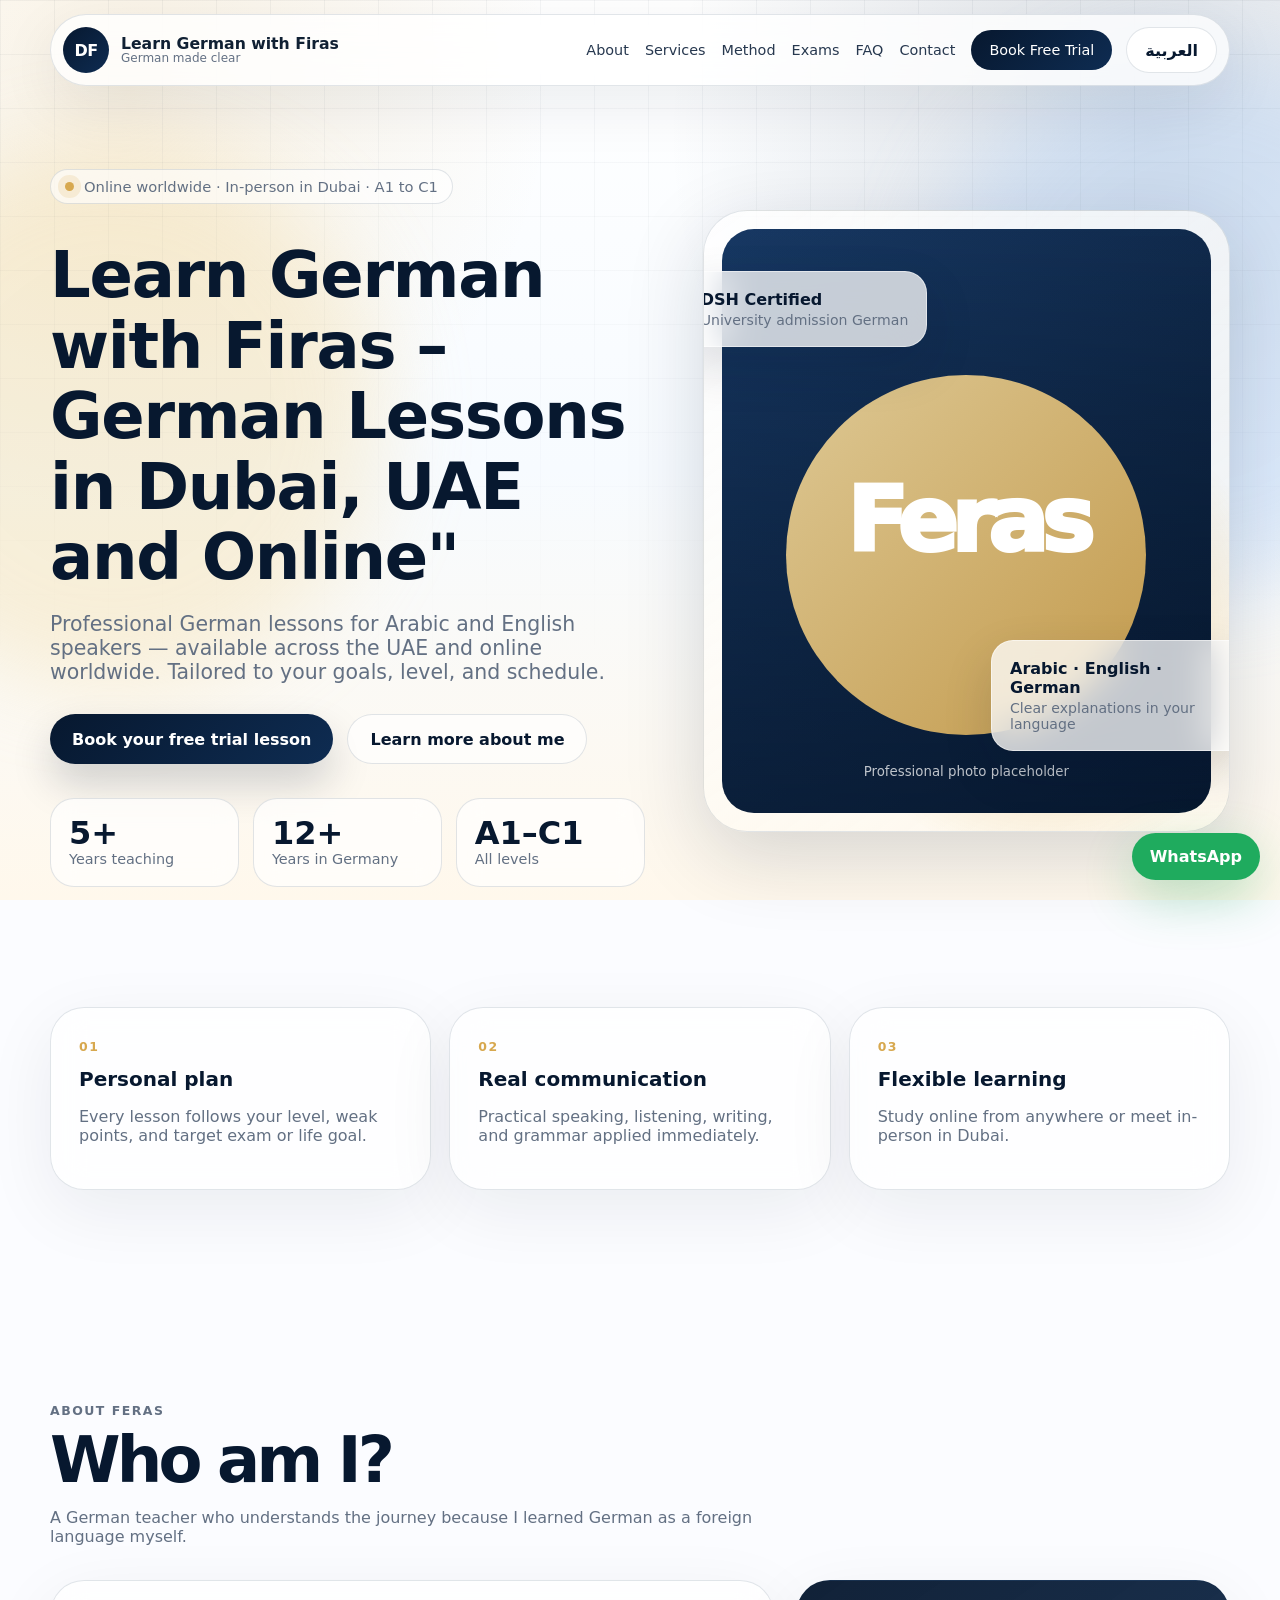
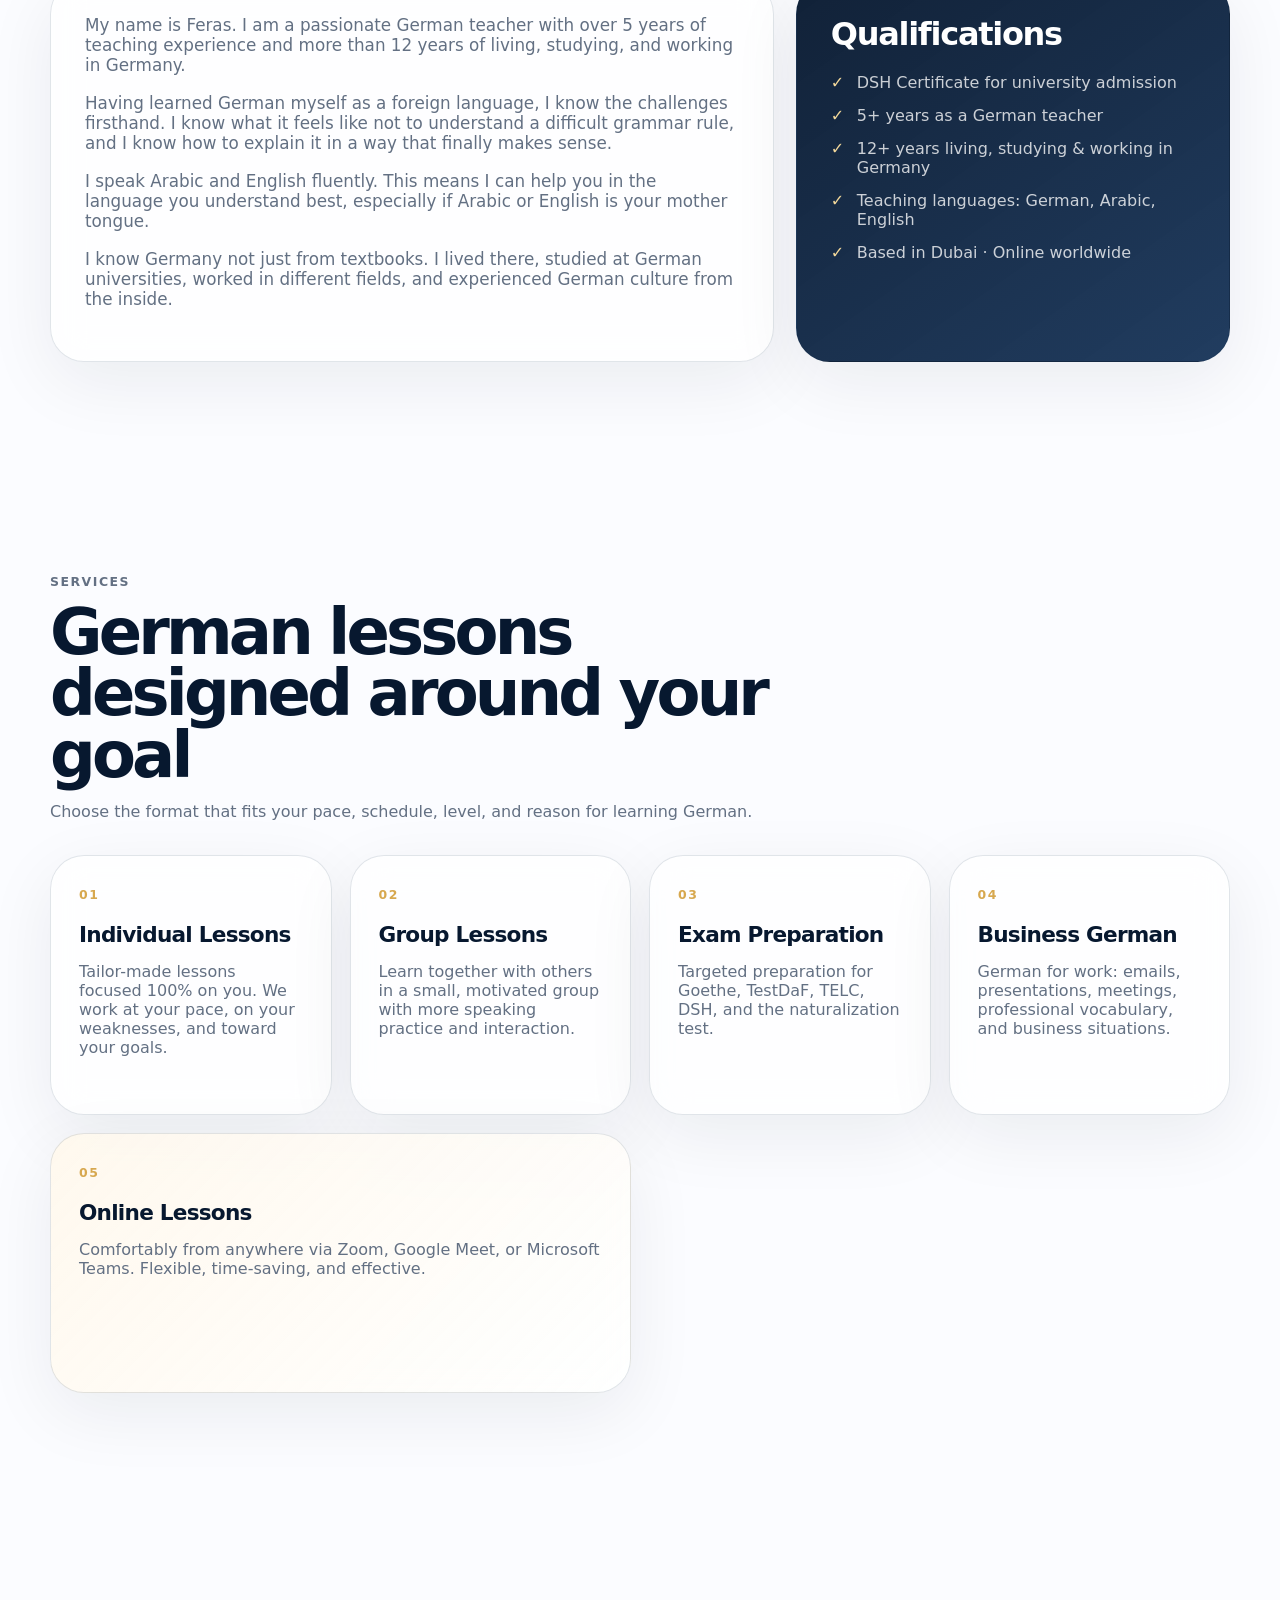
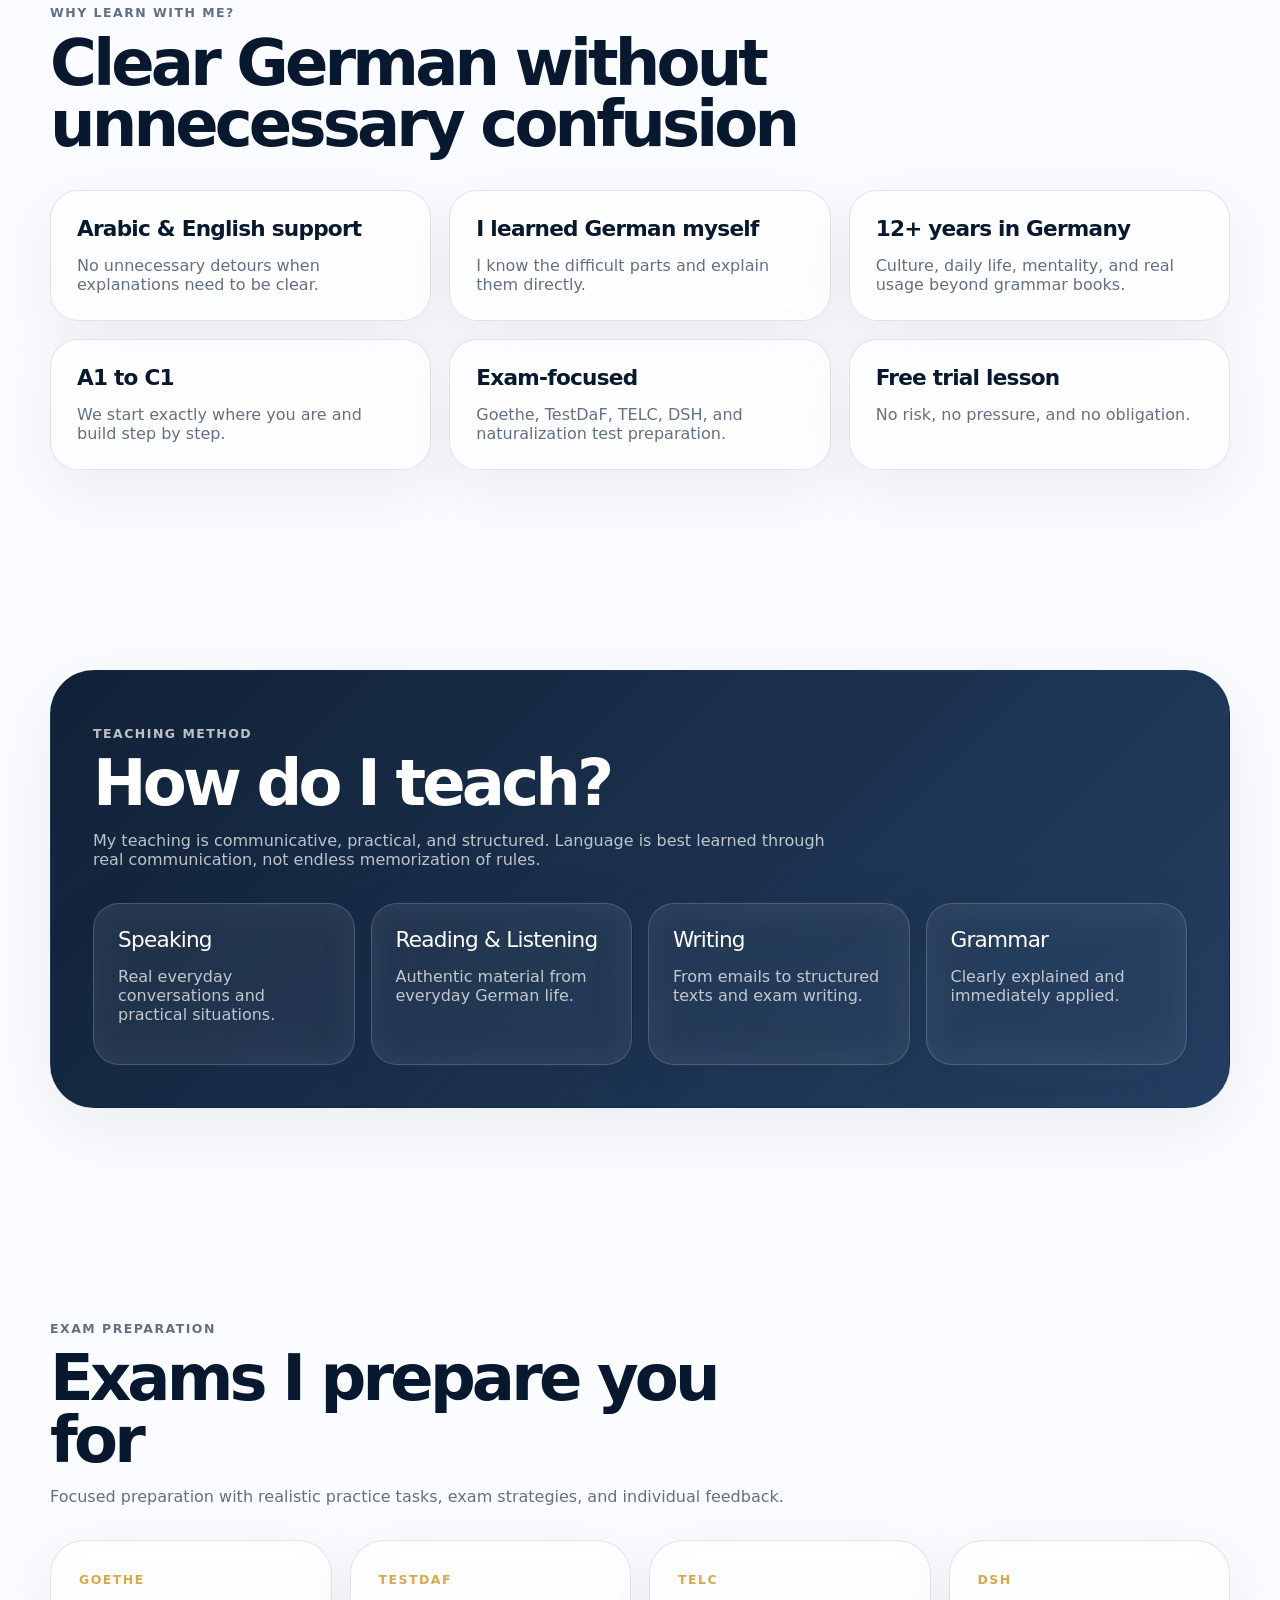
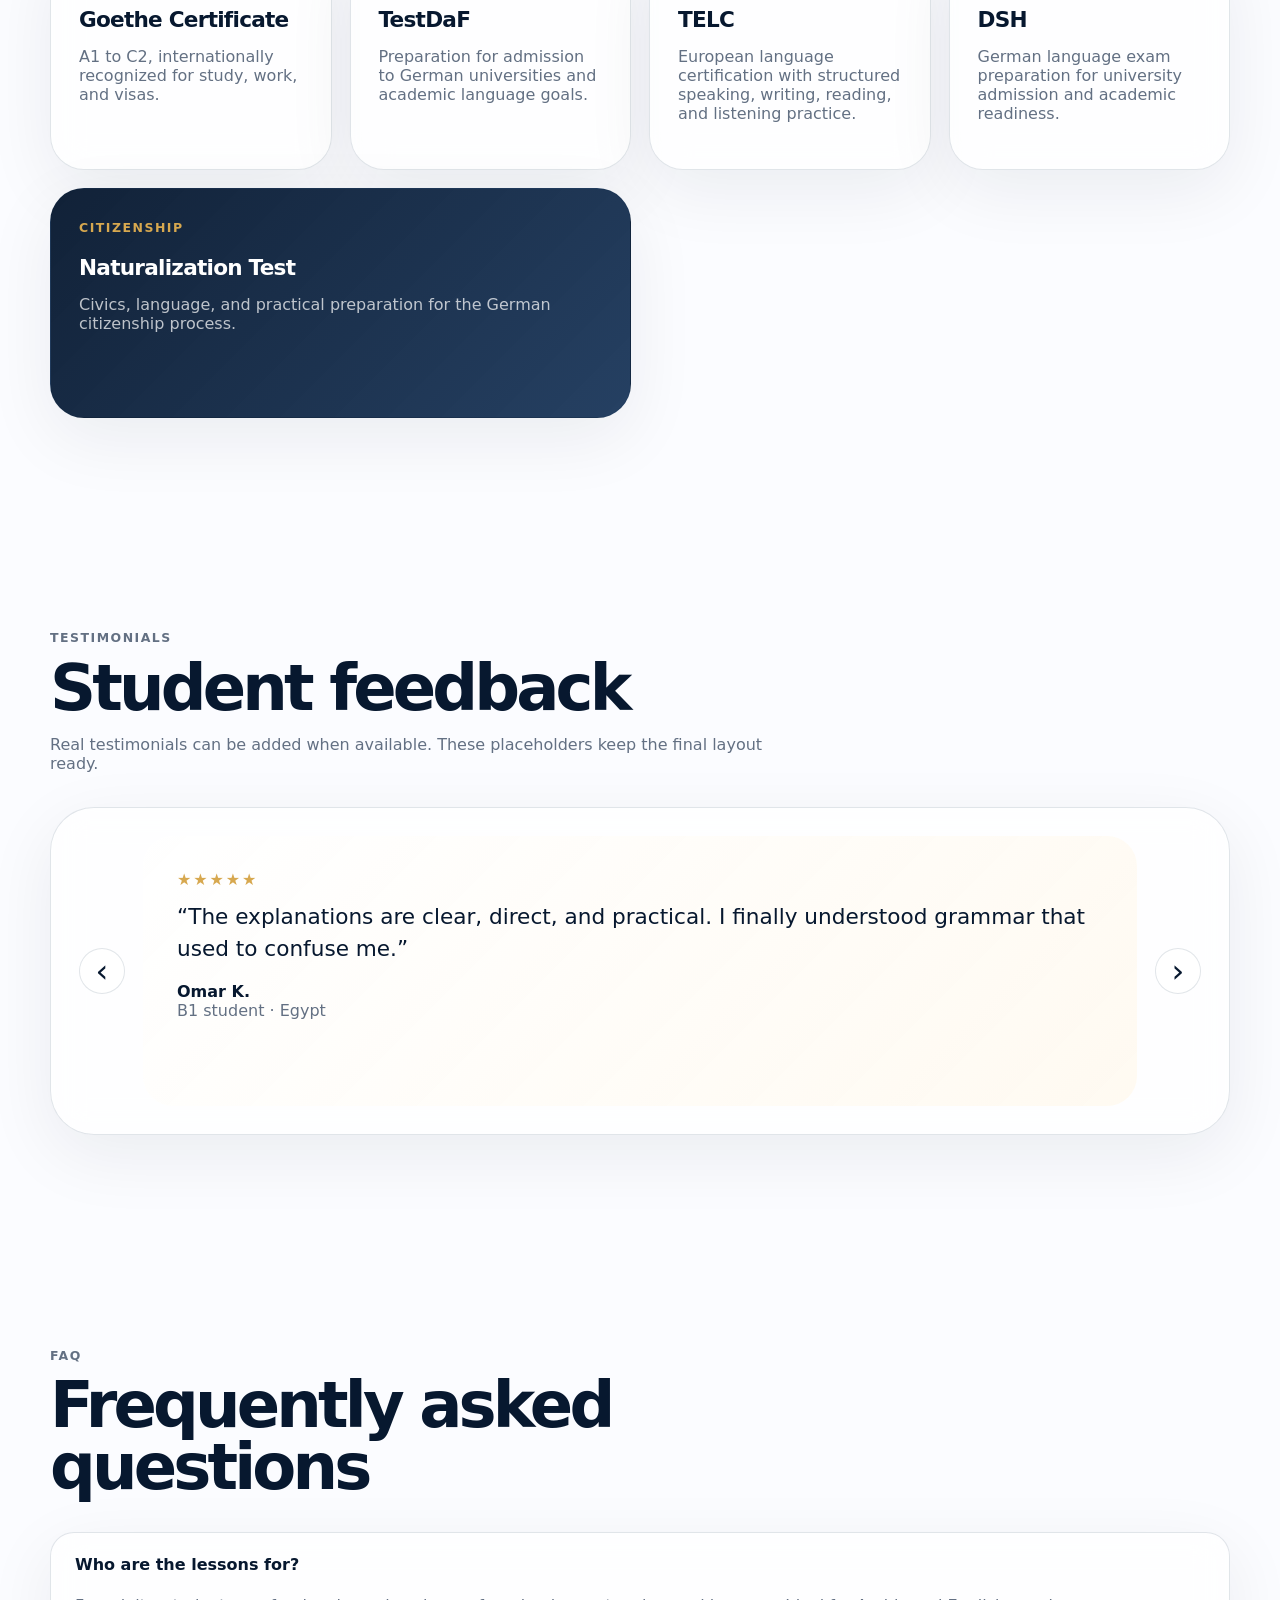
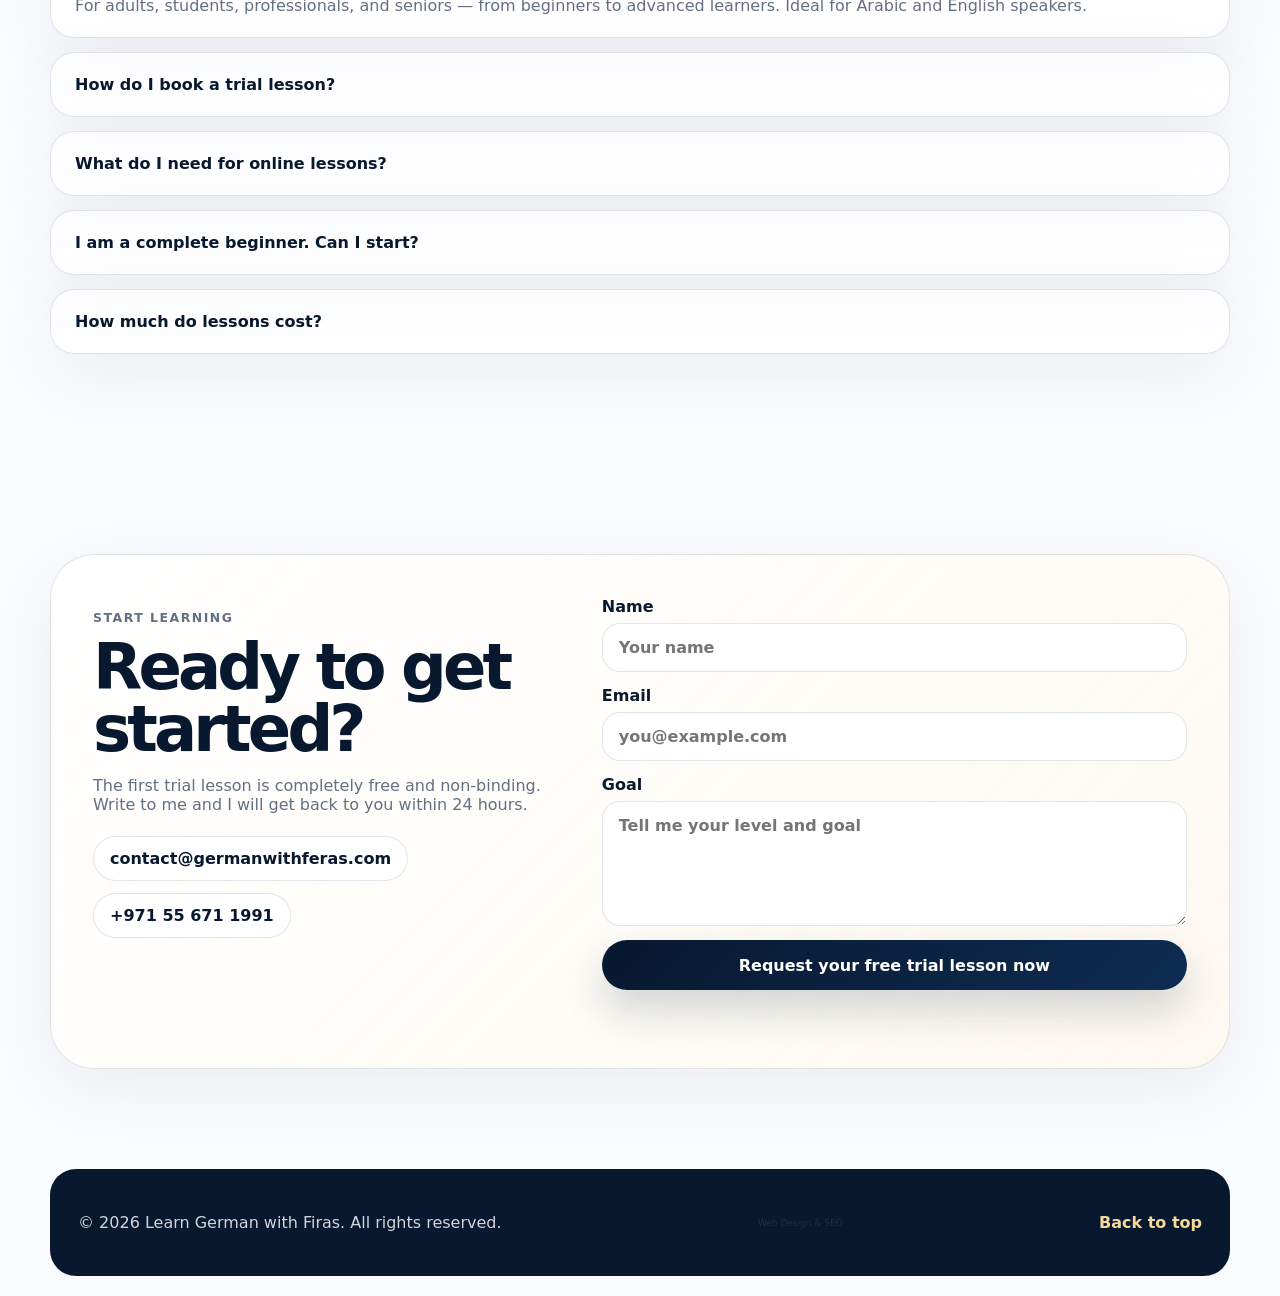
<file: index.html>
<!doctype html>
<html lang="en">
<head>
  <meta charset="utf-8" />
  <meta name="viewport" content="width=device-width, initial-scale=1" />
<title>Learn German with Firas | Private German Tutor in Dubai</title>
  <link rel="canonical" href="https://germanwithfiras.com/" />
  <link rel="alternate" hreflang="en" href="https://germanwithfiras.com/" />
  <link rel="alternate" hreflang="ar" href="https://germanwithfiras.com/ar/" />
  <link rel="alternate" hreflang="x-default" href="https://germanwithfiras.com/" />
  <meta name="description" content="Professional German lessons for Arabic and English speakers. Online worldwide and in-person in Dubai. A1 to C1." />
  <meta name="theme-color" content="#081b33" />
  <link rel="icon" href="assets/favicon.svg" type="image/svg+xml" />
  <link rel="stylesheet" href="css/style.css" />
  <script type="application/ld+json">
{
  "@context": "https://schema.org",
  "@graph": [
    {
      "@type": "WebSite",
      "@id": "https://germanwithfiras.com/#website",
      "url": "https://germanwithfiras.com/",
      "name": "Learn German with Firas",
      "alternateName": [
        "German with Firas",
        "germanwithfiras.com"
      ]
    },
    {
      "@type": "WebPage",
      "@id": "https://germanwithfiras.com/#webpage",
      "url": "https://germanwithfiras.com/",
      "name": "Learn German with Firas | Private German Tutor in Dubai",
      "description": "Professional German lessons for Arabic and English speakers. Online worldwide and in-person in Dubai. A1 to C1.",
      "isPartOf": {
        "@id": "https://germanwithfiras.com/#website"
      },
      "inLanguage": "en",
      "about": [
        {
          "@id": "https://germanwithfiras.com/#teacher"
        },
        {
          "@id": "https://germanwithfiras.com/#german-lessons"
        }
      ],
      "mainEntity": {
        "@id": "https://germanwithfiras.com/#german-lessons"
      }
    },
    {
      "@type": "Person",
      "@id": "https://germanwithfiras.com/#teacher",
      "name": "Feras",
      "url": "https://germanwithfiras.com/#about",
      "jobTitle": "German Teacher and Private German Tutor",
      "description": "German teacher with over 5 years of teaching experience and more than 12 years living, studying, and working in Germany. Based in Dubai and teaching online worldwide.",
      "knowsLanguage": [
        "de",
        "ar",
        "en"
      ],
      "knowsAbout": [
        "German language teaching",
        "German grammar",
        "German speaking",
        "Goethe exam preparation",
        "TestDaF preparation",
        "TELC preparation",
        "DSH preparation",
        "Business German"
      ],
      "workLocation": {
        "@type": "Place",
        "name": "Dubai, United Arab Emirates",
        "address": {
          "@type": "PostalAddress",
          "addressLocality": "Dubai",
          "addressCountry": "AE"
        }
      },
      "hasCredential": {
        "@type": "EducationalOccupationalCredential",
        "name": "DSH Certificate for university admission",
        "credentialCategory": "Certificate"
      },
      "contactPoint": {
        "@type": "ContactPoint",
        "contactType": "student enquiries",
        "telephone": "+971556711991",
        "email": "contact@germanwithferas.com",
        "availableLanguage": [
          "de",
          "ar",
          "en"
        ],
        "areaServed": [
          "United Arab Emirates",
          "Worldwide"
        ]
      },
      "hasOfferCatalog": {
        "@id": "https://germanwithfiras.com/#services"
      }
    },
    {
      "@type": "Service",
      "@id": "https://germanwithfiras.com/#german-lessons",
      "name": "German Lessons in Dubai, UAE and Online",
      "alternateName": "Private German Tutoring",
      "serviceType": "German language lessons and private German tutoring",
      "description": "Personalized German lessons for Arabic and English speakers from A1 to C1, available in person in Dubai and online worldwide.",
      "provider": {
        "@id": "https://germanwithfiras.com/#teacher"
      },
      "areaServed": [
        {
          "@type": "City",
          "name": "Dubai"
        },
        {
          "@type": "Country",
          "name": "United Arab Emirates"
        },
        "Worldwide"
      ],
      "audience": {
        "@type": "EducationalAudience",
        "audienceType": "Adults, students, professionals and seniors; Arabic and English speakers; German learners from A1 to C1",
        "educationalRole": "student"
      },
      "availableChannel": [
        {
          "@type": "ServiceChannel",
          "name": "Online German lessons",
          "serviceUrl": "https://germanwithfiras.com/#contact",
          "availableLanguage": [
            "de",
            "ar",
            "en"
          ]
        },
        {
          "@type": "ServiceChannel",
          "name": "In-person German lessons in Dubai",
          "serviceUrl": "https://germanwithfiras.com/#contact",
          "availableLanguage": [
            "de",
            "ar",
            "en"
          ],
          "serviceLocation": {
            "@type": "Place",
            "name": "Dubai, United Arab Emirates",
            "address": {
              "@type": "PostalAddress",
              "addressLocality": "Dubai",
              "addressCountry": "AE"
            }
          }
        }
      ],
      "hasOfferCatalog": {
        "@id": "https://germanwithfiras.com/#services"
      }
    },
    {
      "@type": "OfferCatalog",
      "@id": "https://germanwithfiras.com/#services",
      "name": "German Lesson Services",
      "itemListElement": [
        {
          "@type": "Service",
          "@id": "https://germanwithfiras.com/#individual-lessons",
          "name": "Individual German Lessons",
          "serviceType": "Individual German lessons",
          "description": "Tailor-made lessons focused on the learner's pace, weaknesses, and goals.",
          "provider": {
            "@id": "https://germanwithfiras.com/#teacher"
          }
        },
        {
          "@type": "Service",
          "@id": "https://germanwithfiras.com/#group-lessons",
          "name": "Group German Lessons",
          "serviceType": "Group German lessons",
          "description": "German lessons in small motivated groups with speaking practice and interaction.",
          "provider": {
            "@id": "https://germanwithfiras.com/#teacher"
          }
        },
        {
          "@type": "Service",
          "@id": "https://germanwithfiras.com/#exam-preparation",
          "name": "German Exam Preparation",
          "serviceType": "Goethe, TestDaF, TELC, DSH and naturalization test preparation",
          "description": "Focused German exam preparation with realistic practice tasks, exam strategies, and individual feedback.",
          "provider": {
            "@id": "https://germanwithfiras.com/#teacher"
          }
        },
        {
          "@type": "Service",
          "@id": "https://germanwithfiras.com/#business-german",
          "name": "Business German",
          "serviceType": "Business German lessons",
          "description": "German for work, including emails, presentations, meetings, professional vocabulary, and business situations.",
          "provider": {
            "@id": "https://germanwithfiras.com/#teacher"
          }
        },
        {
          "@type": "Service",
          "@id": "https://germanwithfiras.com/#online-lessons",
          "name": "Online German Lessons",
          "serviceType": "Online German lessons",
          "description": "Online German lessons available worldwide via Zoom, Google Meet, or Microsoft Teams.",
          "provider": {
            "@id": "https://germanwithfiras.com/#teacher"
          },
          "areaServed": "Worldwide"
        }
      ]
    }
  ]
}
</script>
</head>

<body>
  <div class="site-bg" aria-hidden="true">
    <span class="orb orb-one"></span>
    <span class="orb orb-two"></span>
    <span class="grid-glow"></span>
  </div>

<header class="site-header" data-header>
  <a class="brand" href="#top" aria-label="Learn German with Firas home">
    <span class="brand-mark">DF</span>
    <span class="brand-copy">
      <strong>Learn German with Firas</strong>
      <small>German made clear</small>
    </span>
  </a>

  <div class="header-right">
    <nav class="main-nav" data-nav>
      <a href="#about">About</a>
      <a href="#services">Services</a>
      <a href="#method">Method</a>
      <a href="#exams">Exams</a>
      <a href="#faq">FAQ</a>
      <a href="#contact">Contact</a>
      <a class="nav-cta" href="#contact">Book Free Trial</a>
    </nav>

    <a class="language-btn" href="/ar/" hreflang="ar">العربية</a>

    <button class="nav-toggle" data-nav-toggle aria-label="Open navigation" aria-expanded="false">
      <span></span><span></span><span></span>
    </button>
  </div>
</header>

  <main id="top">
    <section class="hero section" aria-labelledby="hero-title">
      <div class="hero-copy reveal">
        <p class="eyebrow"><span></span>Online worldwide · In-person in Dubai · A1 to C1</p>
        <h1 id="hero-title">Learn German with Firas – German Lessons in Dubai, UAE and Online"
</h1>
        <p class="hero-lead">Professional German lessons for Arabic and English speakers — available across the UAE and online worldwide. Tailored to your goals, level, and schedule.</p>
        <div class="hero-actions">
          <a class="btn btn-primary" href="#contact">Book your free trial lesson</a>
          <a class="btn btn-ghost" href="#about">Learn more about me</a>
        </div>
        <div class="hero-stats" aria-label="Teaching highlights">
          <article><strong data-count="5">0</strong><span>Years teaching</span></article>
          <article><strong data-count="12">0</strong><span>Years in Germany</span></article>
          <article><strong>A1–C1</strong><span>All levels</span></article>
        </div>
      </div>

      <div class="hero-visual reveal reveal-delay">
        <div class="portrait-card">
          <div class="portrait-placeholder"><span>Feras</span><small>Professional photo placeholder</small></div>
          <div class="floating-card card-top"><strong>DSH Certified</strong><span>University admission German</span></div>
          <div class="floating-card card-bottom"><strong>Arabic · English · German</strong><span>Clear explanations in your language</span></div>
        </div>
      </div>
    </section>

    <section class="section intro-strip reveal" aria-label="Course benefits">
      <div><span>01</span><strong>Personal plan</strong><p>Every lesson follows your level, weak points, and target exam or life goal.</p></div>
      <div><span>02</span><strong>Real communication</strong><p>Practical speaking, listening, writing, and grammar applied immediately.</p></div>
      <div><span>03</span><strong>Flexible learning</strong><p>Study online from anywhere or meet in-person in Dubai.</p></div>
    </section>

    <section id="about" class="section about-section">
      <div class="section-head reveal">
        <p class="section-kicker">About Feras</p>
        <h2>Who am I?</h2>
        <p>A German teacher who understands the journey because I learned German as a foreign language myself.</p>
      </div>
      <div class="about-grid">
        <article class="about-copy reveal">
          <p>My name is Feras. I am a passionate German teacher with over 5 years of teaching experience and more than 12 years of living, studying, and working in Germany.</p>
          <p>Having learned German myself as a foreign language, I know the challenges firsthand. I know what it feels like not to understand a difficult grammar rule, and I know how to explain it in a way that finally makes sense.</p>
          <p>I speak Arabic and English fluently. This means I can help you in the language you understand best, especially if Arabic or English is your mother tongue.</p>
          <p>I know Germany not just from textbooks. I lived there, studied at German universities, worked in different fields, and experienced German culture from the inside.</p>
        </article>
        <aside class="qualification-card reveal reveal-delay">
          <h3>Qualifications</h3>
          <ul>
            <li>DSH Certificate for university admission</li>
            <li>5+ years as a German teacher</li>
            <li>12+ years living, studying & working in Germany</li>
            <li>Teaching languages: German, Arabic, English</li>
            <li>Based in Dubai · Online worldwide</li>
          </ul>
        </aside>
      </div>
    </section>

    <section id="services" class="section services-section">
      <div class="section-head reveal">
        <p class="section-kicker">Services</p>
        <h2>German lessons designed around your goal</h2>
        <p>Choose the format that fits your pace, schedule, level, and reason for learning German.</p>
      </div>
      <div class="services-grid">
        <article class="service-card reveal"><span class="service-icon">01</span><h3>Individual Lessons</h3><p>Tailor-made lessons focused 100% on you. We work at your pace, on your weaknesses, and toward your goals.</p></article>
        <article class="service-card reveal"><span class="service-icon">02</span><h3>Group Lessons</h3><p>Learn together with others in a small, motivated group with more speaking practice and interaction.</p></article>
        <article class="service-card reveal"><span class="service-icon">03</span><h3>Exam Preparation</h3><p>Targeted preparation for Goethe, TestDaF, TELC, DSH, and the naturalization test.</p></article>
        <article class="service-card reveal"><span class="service-icon">04</span><h3>Business German</h3><p>German for work: emails, presentations, meetings, professional vocabulary, and business situations.</p></article>
        <article class="service-card service-card-wide reveal"><span class="service-icon">05</span><h3>Online Lessons</h3><p>Comfortably from anywhere via Zoom, Google Meet, or Microsoft Teams. Flexible, time-saving, and effective.</p></article>
      </div>
    </section>

    <section id="why" class="section why-section">
      <div class="section-head reveal"><p class="section-kicker">Why learn with me?</p><h2>Clear German without unnecessary confusion</h2></div>
      <div class="why-grid">
        <div class="why-card reveal"><strong>Arabic & English support</strong><p>No unnecessary detours when explanations need to be clear.</p></div>
        <div class="why-card reveal"><strong>I learned German myself</strong><p>I know the difficult parts and explain them directly.</p></div>
        <div class="why-card reveal"><strong>12+ years in Germany</strong><p>Culture, daily life, mentality, and real usage beyond grammar books.</p></div>
        <div class="why-card reveal"><strong>A1 to C1</strong><p>We start exactly where you are and build step by step.</p></div>
        <div class="why-card reveal"><strong>Exam-focused</strong><p>Goethe, TestDaF, TELC, DSH, and naturalization test preparation.</p></div>
        <div class="why-card reveal"><strong>Free trial lesson</strong><p>No risk, no pressure, and no obligation.</p></div>
      </div>
    </section>

    <section id="method" class="section method-section">
      <div class="method-shell">
        <div class="section-head reveal">
          <p class="section-kicker">Teaching Method</p>
          <h2>How do I teach?</h2>
          <p>My teaching is communicative, practical, and structured. Language is best learned through real communication, not endless memorization of rules.</p>
        </div>
        <div class="method-pillars">
          <article class="pillar-card reveal"><span>Speaking</span><p>Real everyday conversations and practical situations.</p></article>
          <article class="pillar-card reveal"><span>Reading & Listening</span><p>Authentic material from everyday German life.</p></article>
          <article class="pillar-card reveal"><span>Writing</span><p>From emails to structured texts and exam writing.</p></article>
          <article class="pillar-card reveal"><span>Grammar</span><p>Clearly explained and immediately applied.</p></article>
        </div>
      </div>
    </section>

    <section id="exams" class="section exams-section">
      <div class="section-head reveal">
        <p class="section-kicker">Exam Preparation</p>
        <h2>Exams I prepare you for</h2>
        <p>Focused preparation with realistic practice tasks, exam strategies, and individual feedback.</p>
      </div>
      <div class="exam-grid">
        <article class="exam-card reveal"><span>Goethe</span><h3>Goethe Certificate</h3><p>A1 to C2, internationally recognized for study, work, and visas.</p></article>
        <article class="exam-card reveal"><span>TestDaF</span><h3>TestDaF</h3><p>Preparation for admission to German universities and academic language goals.</p></article>
        <article class="exam-card reveal"><span>TELC</span><h3>TELC</h3><p>European language certification with structured speaking, writing, reading, and listening practice.</p></article>
        <article class="exam-card reveal"><span>DSH</span><h3>DSH</h3><p>German language exam preparation for university admission and academic readiness.</p></article>
        <article class="exam-card exam-wide reveal"><span>Citizenship</span><h3>Naturalization Test</h3><p>Civics, language, and practical preparation for the German citizenship process.</p></article>
      </div>
    </section>

    <section class="section testimonials-section">
      <div class="section-head reveal">
        <p class="section-kicker">Testimonials</p>
        <h2>Student feedback</h2>
        <p>Real testimonials can be added when available. These placeholders keep the final layout ready.</p>
      </div>
      <div class="testimonial-shell reveal">
        <button class="slider-btn" data-prev aria-label="Previous testimonial">‹</button>
        <div class="testimonial-track" data-testimonials>
          <article class="testimonial-card is-active">
            <div class="stars">★★★★★</div>
            <p>“The explanations are clear, direct, and practical. I finally understood grammar that used to confuse me.”</p>
            <strong>Omar K.</strong><span>B1 student · Egypt</span>
          </article>
          <article class="testimonial-card">
            <div class="stars">★★★★★</div>
            <p>“The lessons helped me speak with more confidence and prepare for daily situations in Germany.”</p>
            <strong>Lina A.</strong><span>A2 student · UAE</span>
          </article>
          <article class="testimonial-card">
            <div class="stars">★★★★★</div>
            <p>“Feras explains German in Arabic and English when needed, which makes difficult topics much easier.”</p>
            <strong>Samir H.</strong><span>B2 student · Syria</span>
          </article>
        </div>
        <button class="slider-btn" data-next aria-label="Next testimonial">›</button>
      </div>
    </section>

    <section id="faq" class="section faq-section">
      <div class="section-head reveal">
        <p class="section-kicker">FAQ</p>
        <h2>Frequently asked questions</h2>
      </div>
      <div class="faq-list reveal">
        <details open>
          <summary>Who are the lessons for?</summary>
          <p>For adults, students, professionals, and seniors — from beginners to advanced learners. Ideal for Arabic and English speakers.</p>
        </details>
        <details>
          <summary>How do I book a trial lesson?</summary>
          <p>Simply write via WhatsApp or fill in the contact form. I will get back to you within 24 hours.</p>
        </details>
        <details>
          <summary>What do I need for online lessons?</summary>
          <p>Only a stable internet connection and a device such as a PC, tablet, or phone. Lessons can be held through Zoom, Google Meet, or Teams.</p>
        </details>
        <details>
          <summary>I am a complete beginner. Can I start?</summary>
          <p>Of course. We can start from zero. No previous knowledge is required — only motivation.</p>
        </details>
        <details>
          <summary>How much do lessons cost?</summary>
          <p>The price depends on your preferences such as individual or group lessons and lesson frequency. Contact me for a personal offer.</p>
        </details>
      </div>
    </section>

    <section id="contact" class="section contact-section">
      <div class="contact-card reveal">
        <div>
          <p class="section-kicker">Start learning</p>
          <h2>Ready to get started?</h2>
          <p>The first trial lesson is completely free and non-binding. Write to me and I will get back to you within 24 hours.</p>
         <div class="contact-options">
  <a href="mailto:contact@germanwithferas.com">
    contact@germanwithferas.com
  </a>

 <a href="https://wa.me/971556711991?text=Hello%20Feras!%20I%20am%20interested%20in%20German%20lessons."
   target="_blank"
   rel="noopener">
  +971 55 671 1991
</a>
</div>
        </div>
       <form
  class="contact-form"
  data-contact-form
  action="https://api.web3forms.com/submit"
  method="POST"
>
  <input
    type="hidden"
    name="access_key"
    value="535833b8-c166-46d6-8273-5b8d00d0eb91"
  >

  <input
    type="hidden"
    name="subject"
    value="New German Lesson Inquiry - germanwithfiras.com"
  >

  <input
    type="hidden"
    name="from_name"
    value="German with Firas Website"
  >

  <input
    type="checkbox"
    name="botcheck"
    style="display:none;"
  >

  <label>
    Name
    <input
      name="name"
      type="text"
      required
      placeholder="Your name"
    >
  </label>

  <label>
    Email
    <input
      name="email"
      type="email"
      required
      placeholder="you@example.com"
    >
  </label>

  <label>
    Goal
    <textarea
      name="message"
      rows="5"
      required
      placeholder="Tell me your level and goal"
    ></textarea>
  </label>

  <button class="btn btn-primary" type="submit">
    Request your free trial lesson now
  </button>

  <p class="form-note" data-form-note></p>
</form>
      </div>
    </section>
  </main>

 <footer class="site-footer">
  <p>© <span data-year></span> Learn German with Firas. All rights reserved.</p>

  <a class="footer-credit"
     href="https://vivamediacreative.com/"
     target="_blank"
     rel="noopener">
   Web Design & SEO
  </a>

  <a href="#top">Back to top</a>
</footer>
<a class="whatsapp-float"
   href="https://wa.me/971556711991?text=Hello%20Feras!%20I%20am%20interested%20in%20German%20lessons."
   aria-label="Contact on WhatsApp"
   target="_blank"
   rel="noopener">
  WhatsApp
</a>
  <script src="js/app.js"></script>
</body>
</html>
</file>
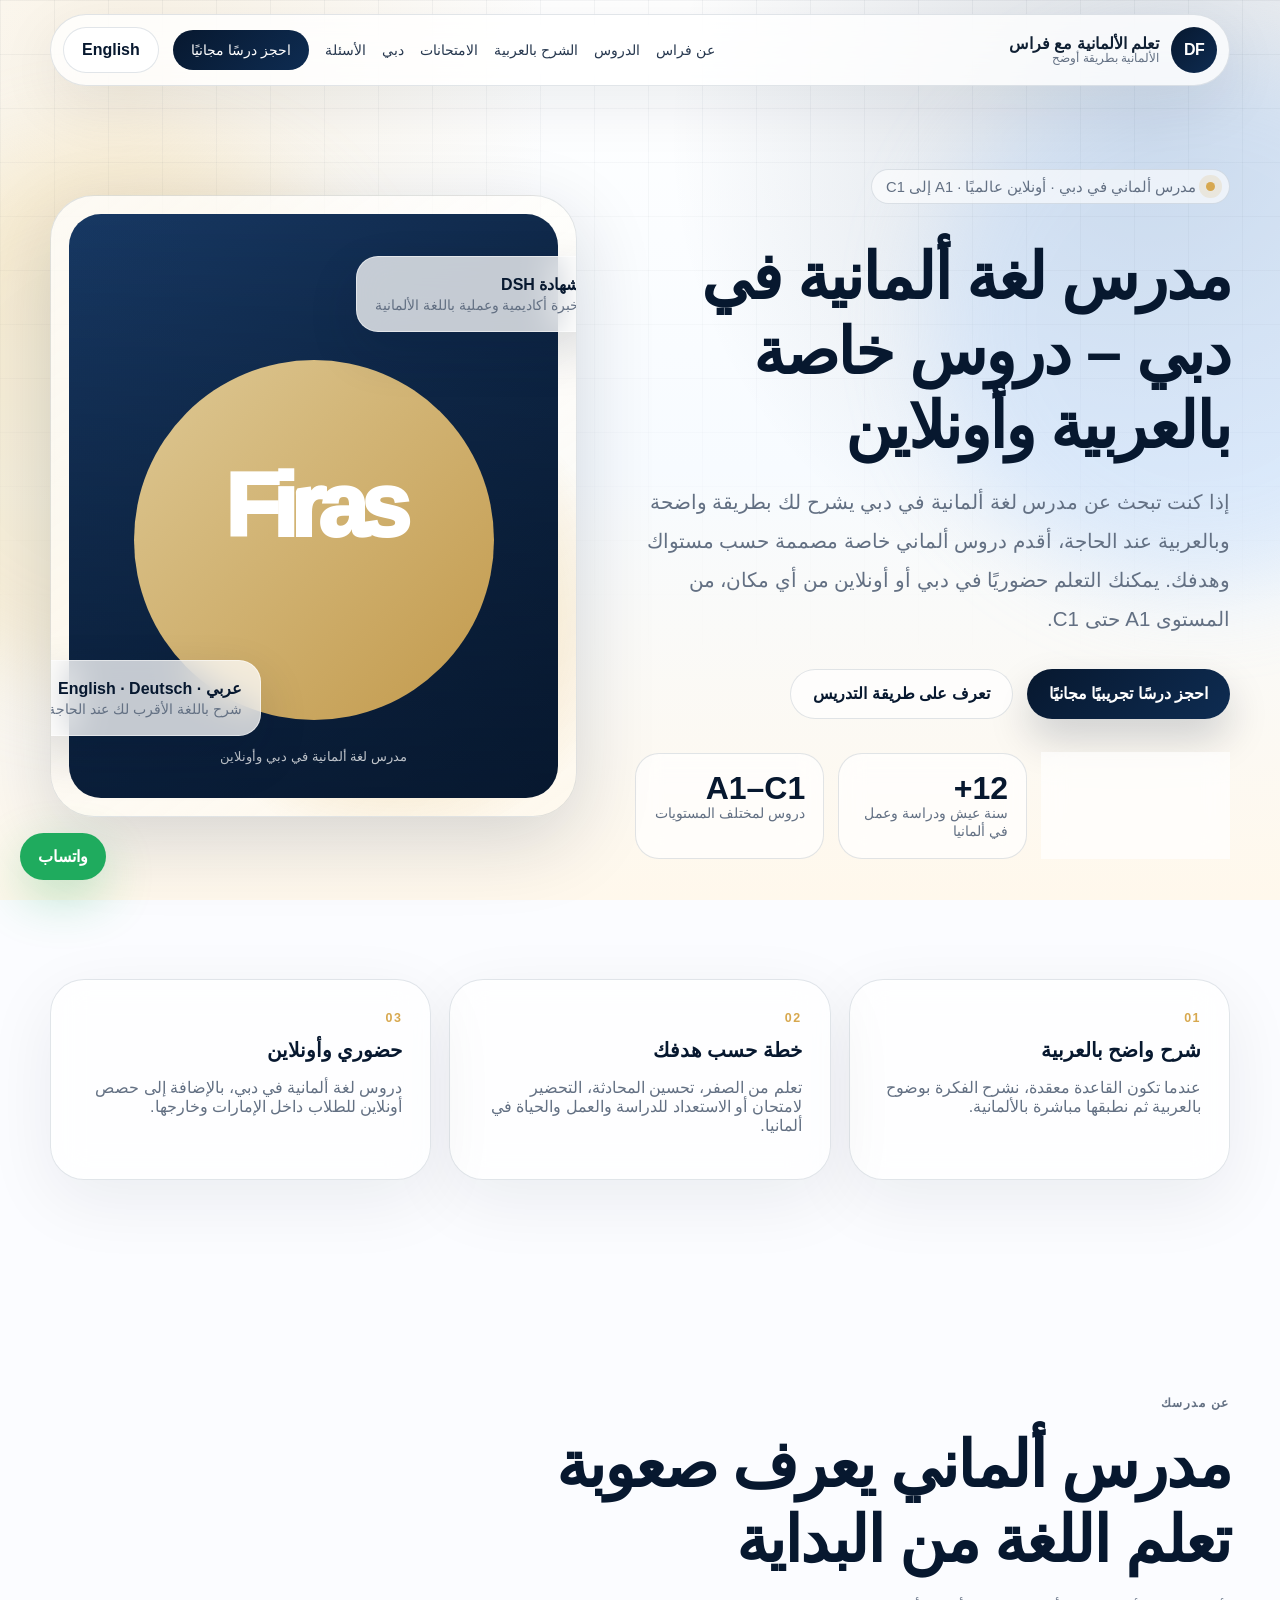
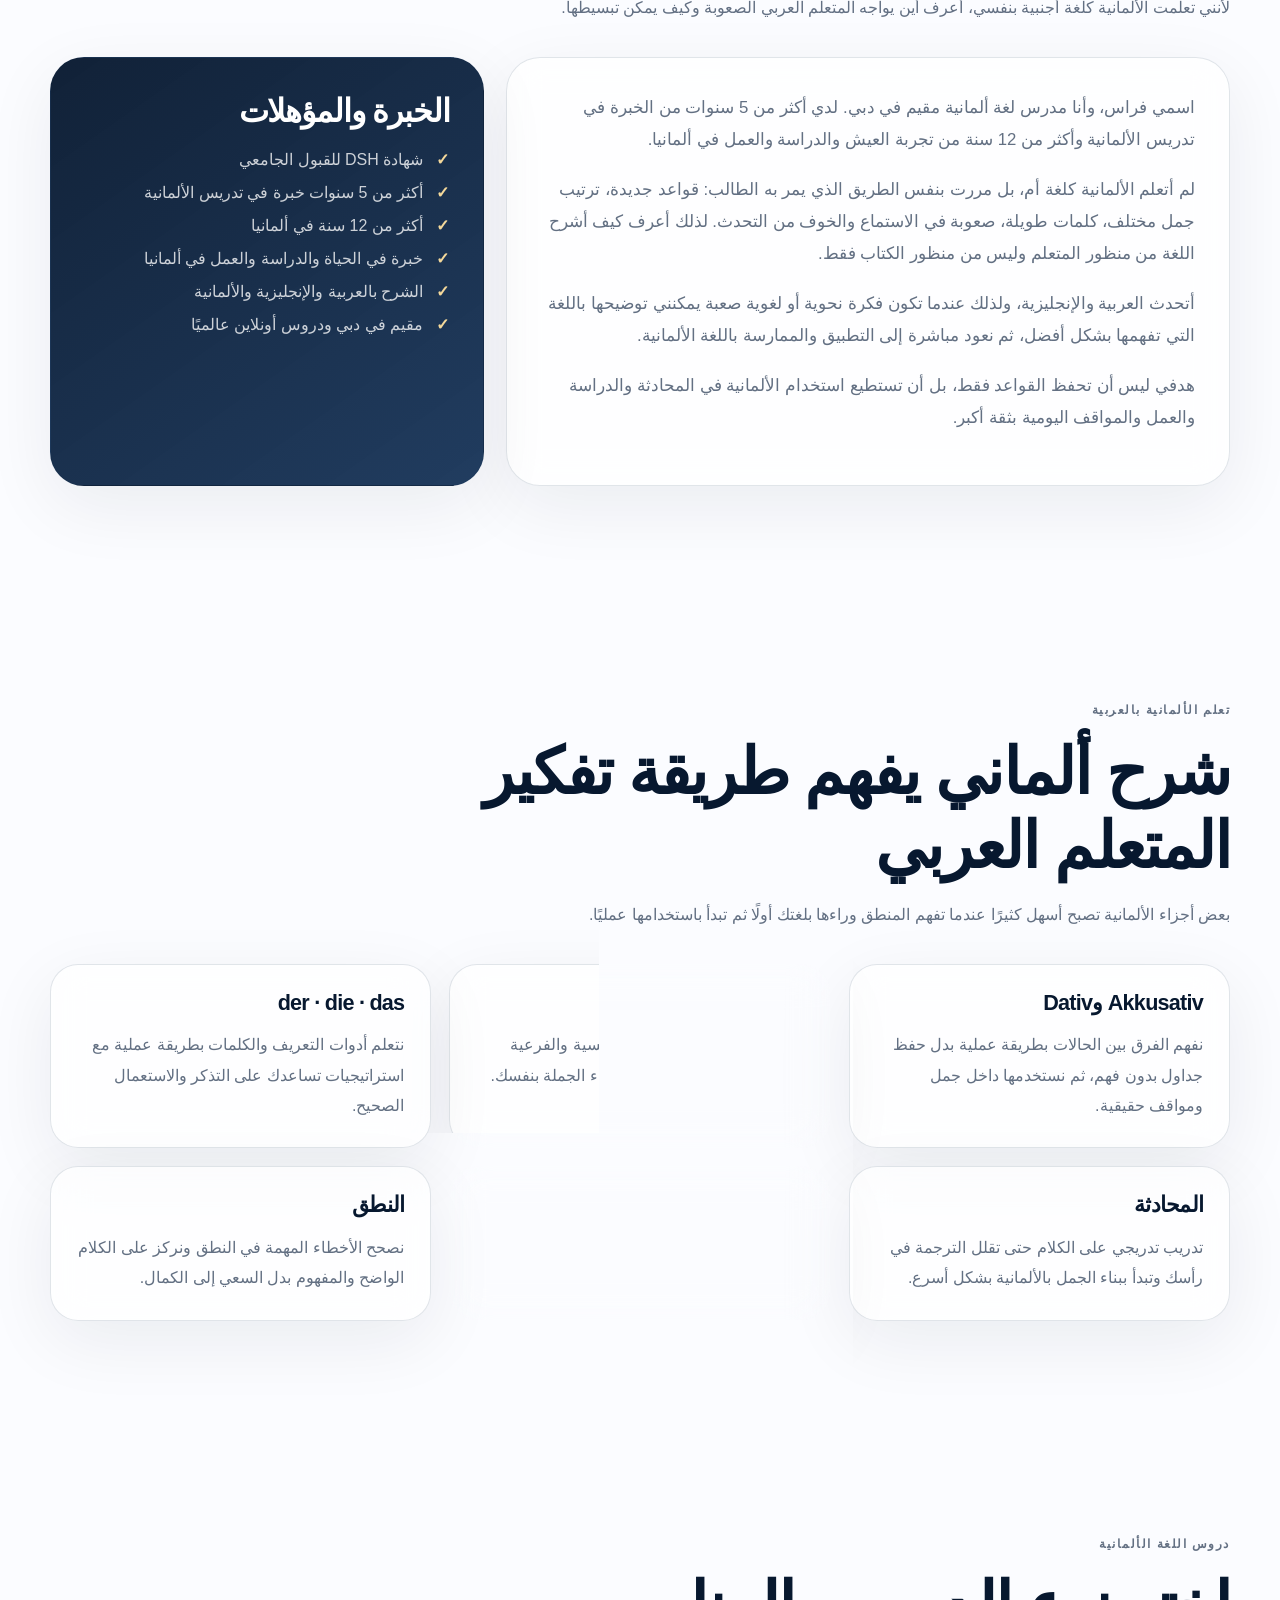
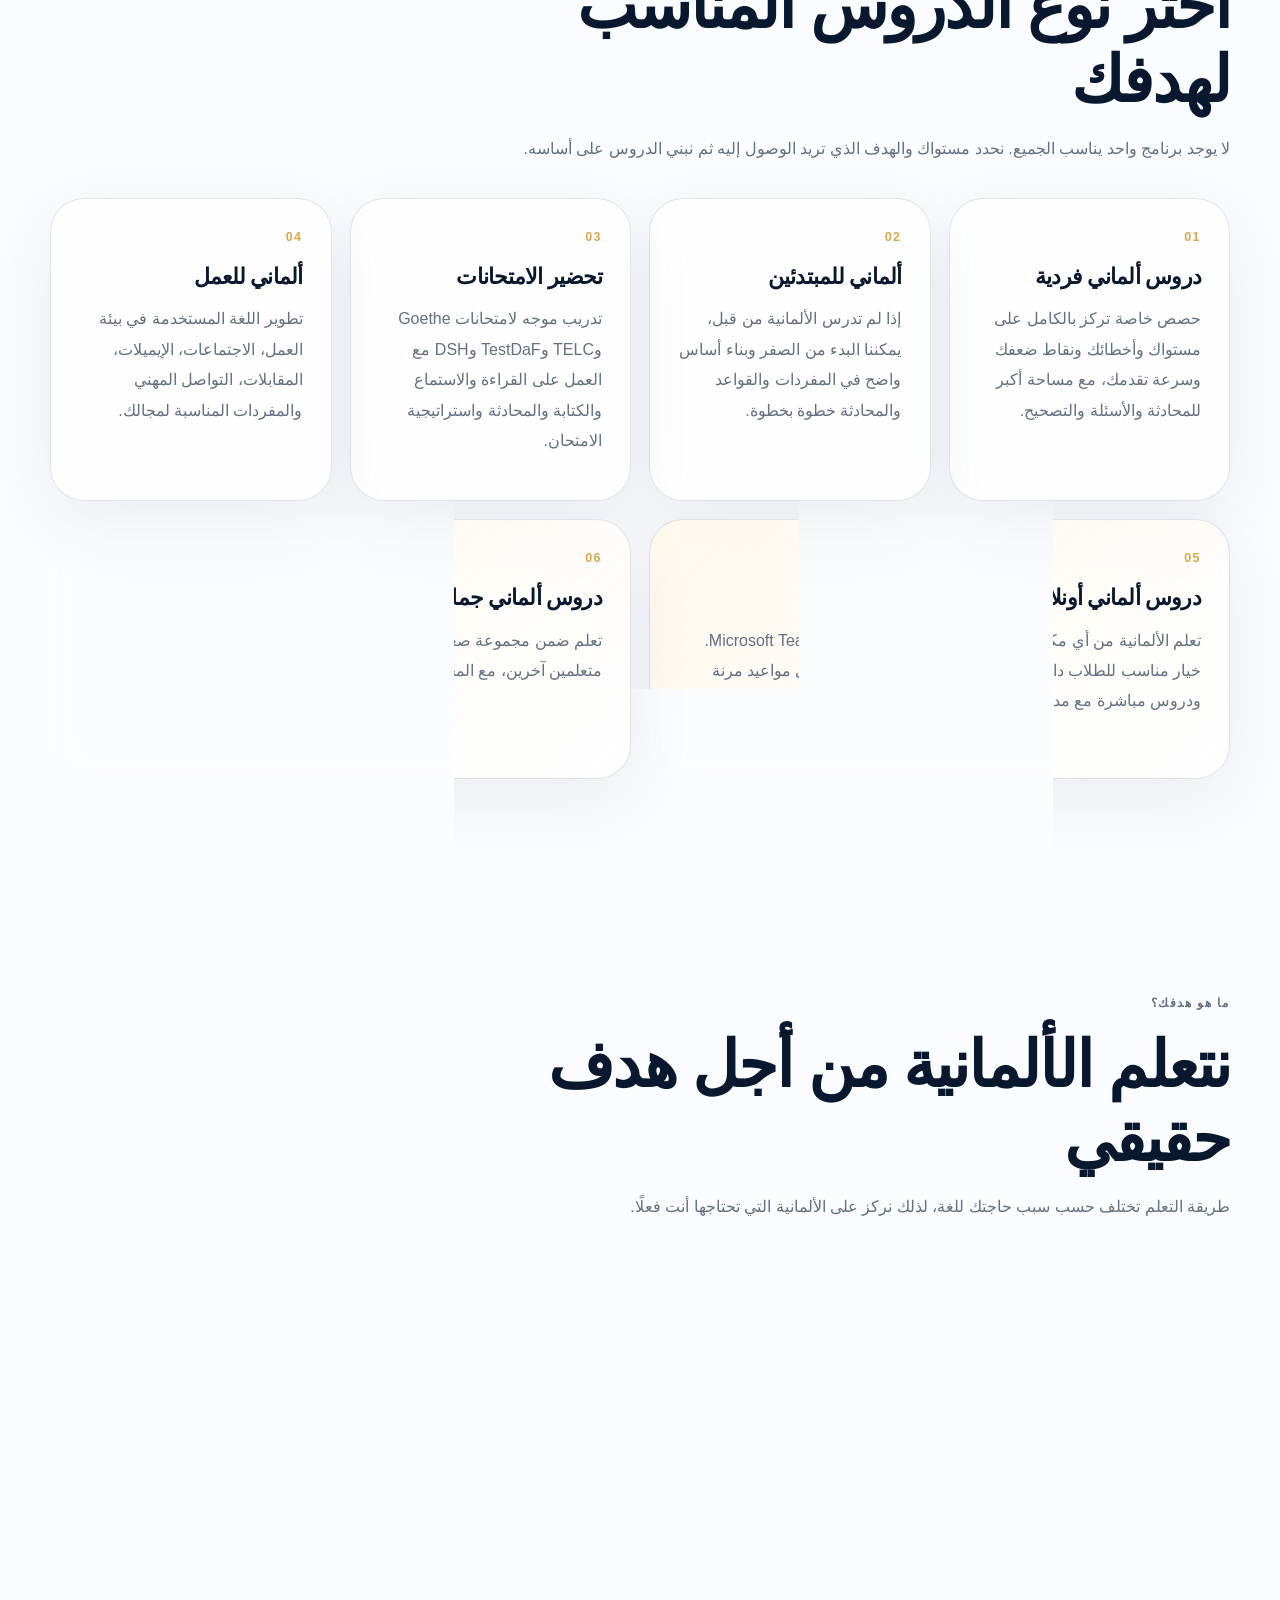
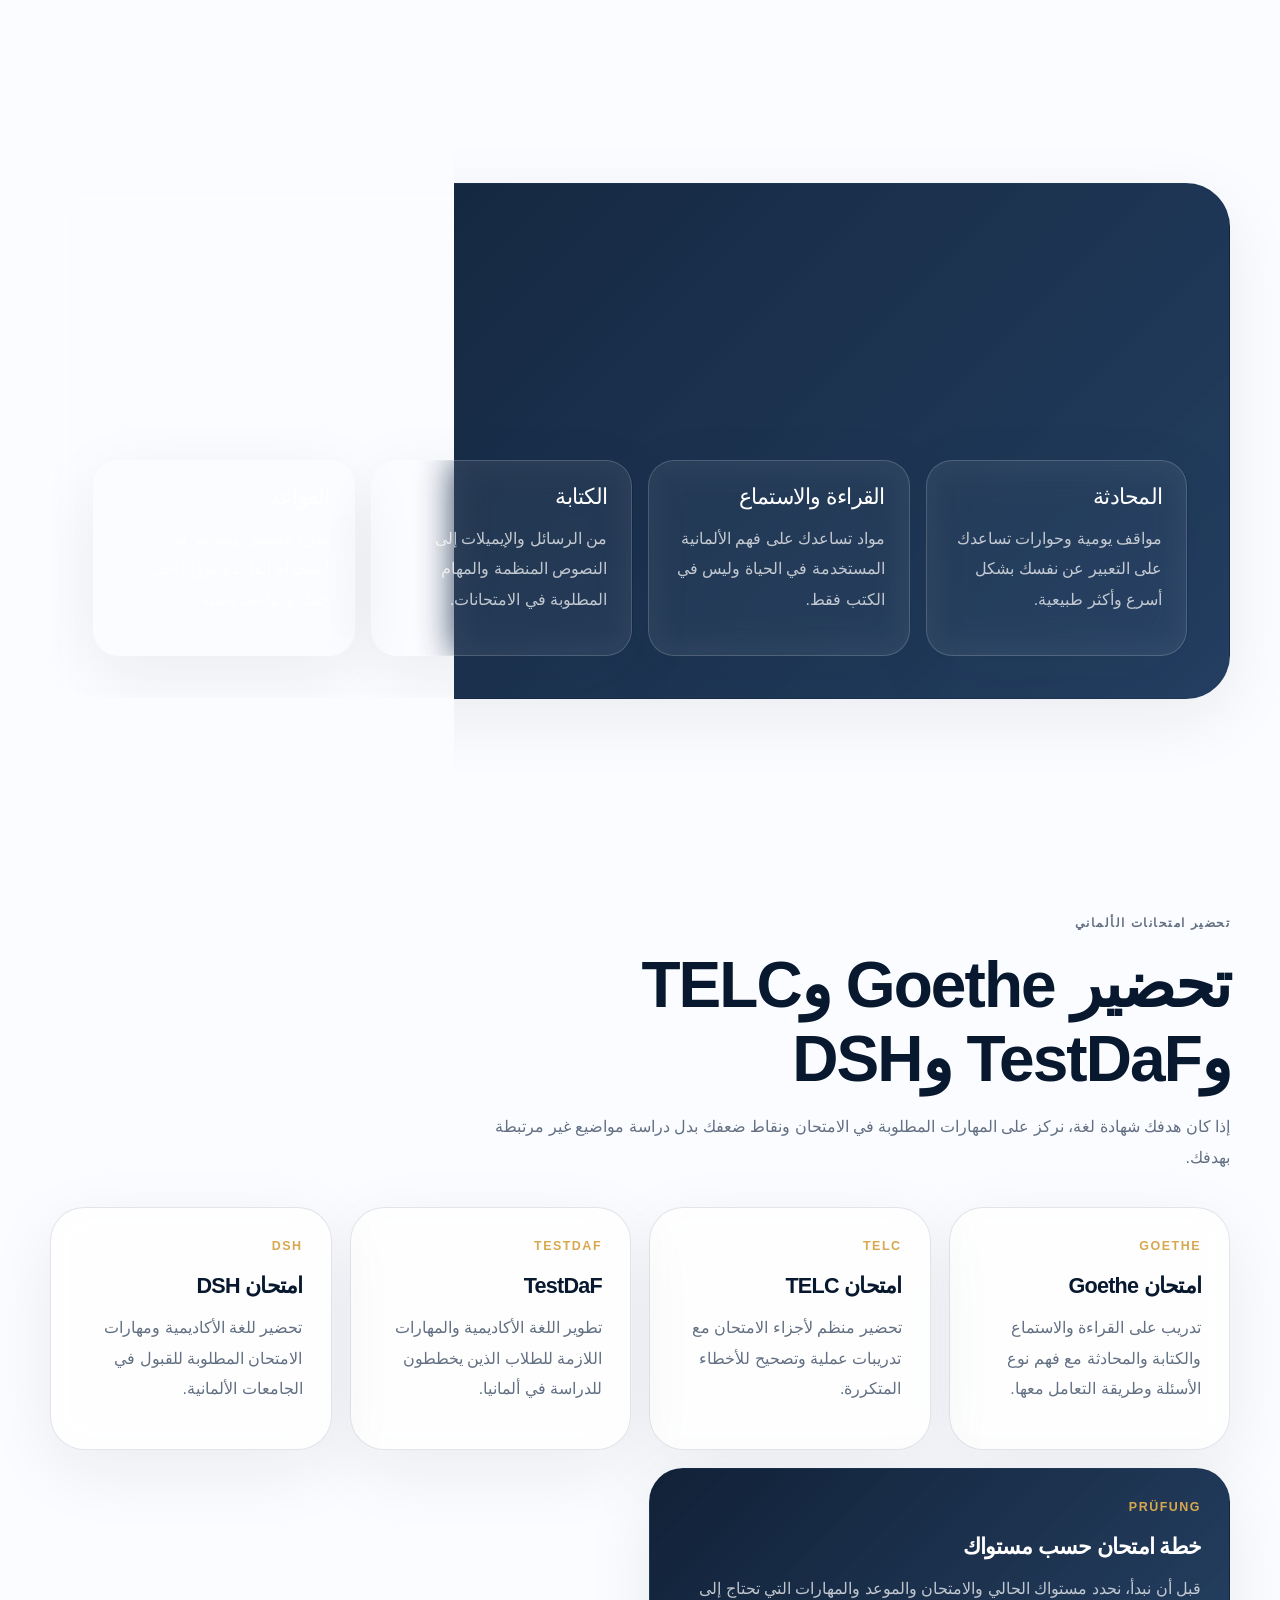
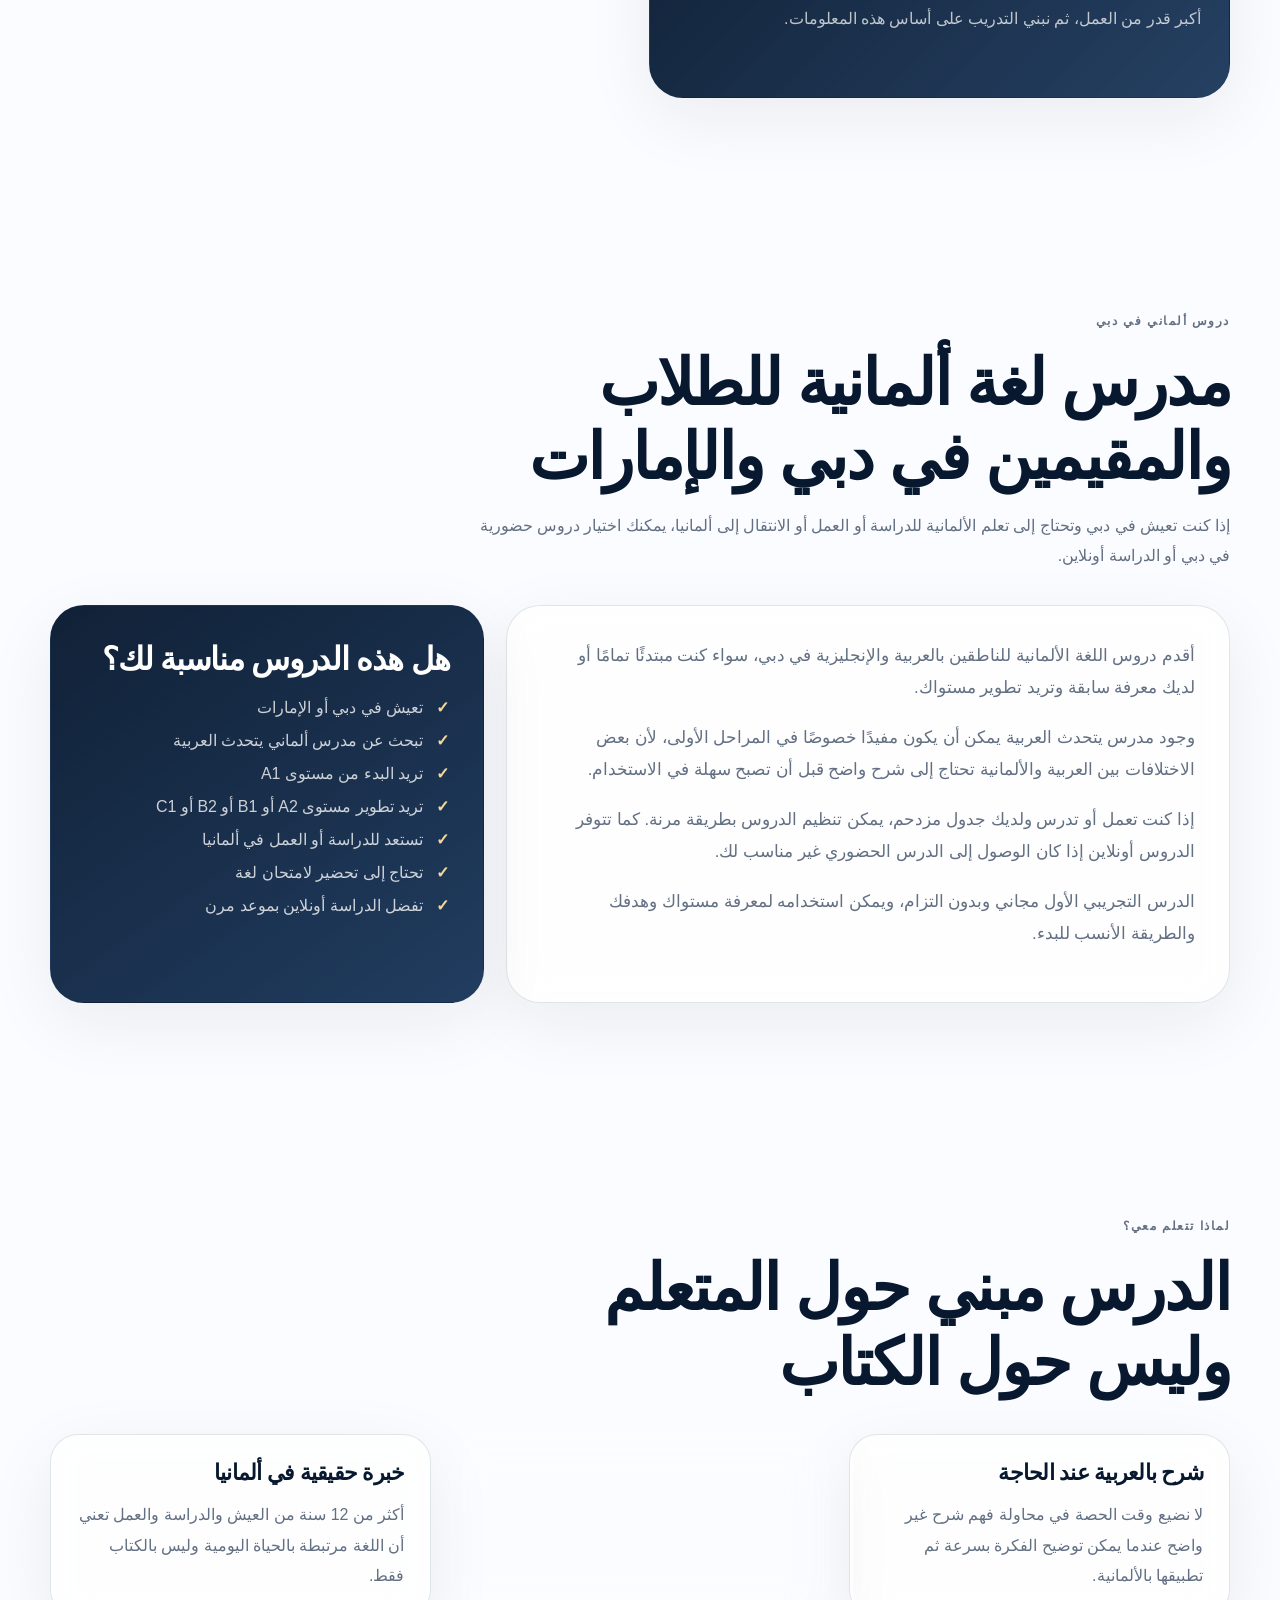
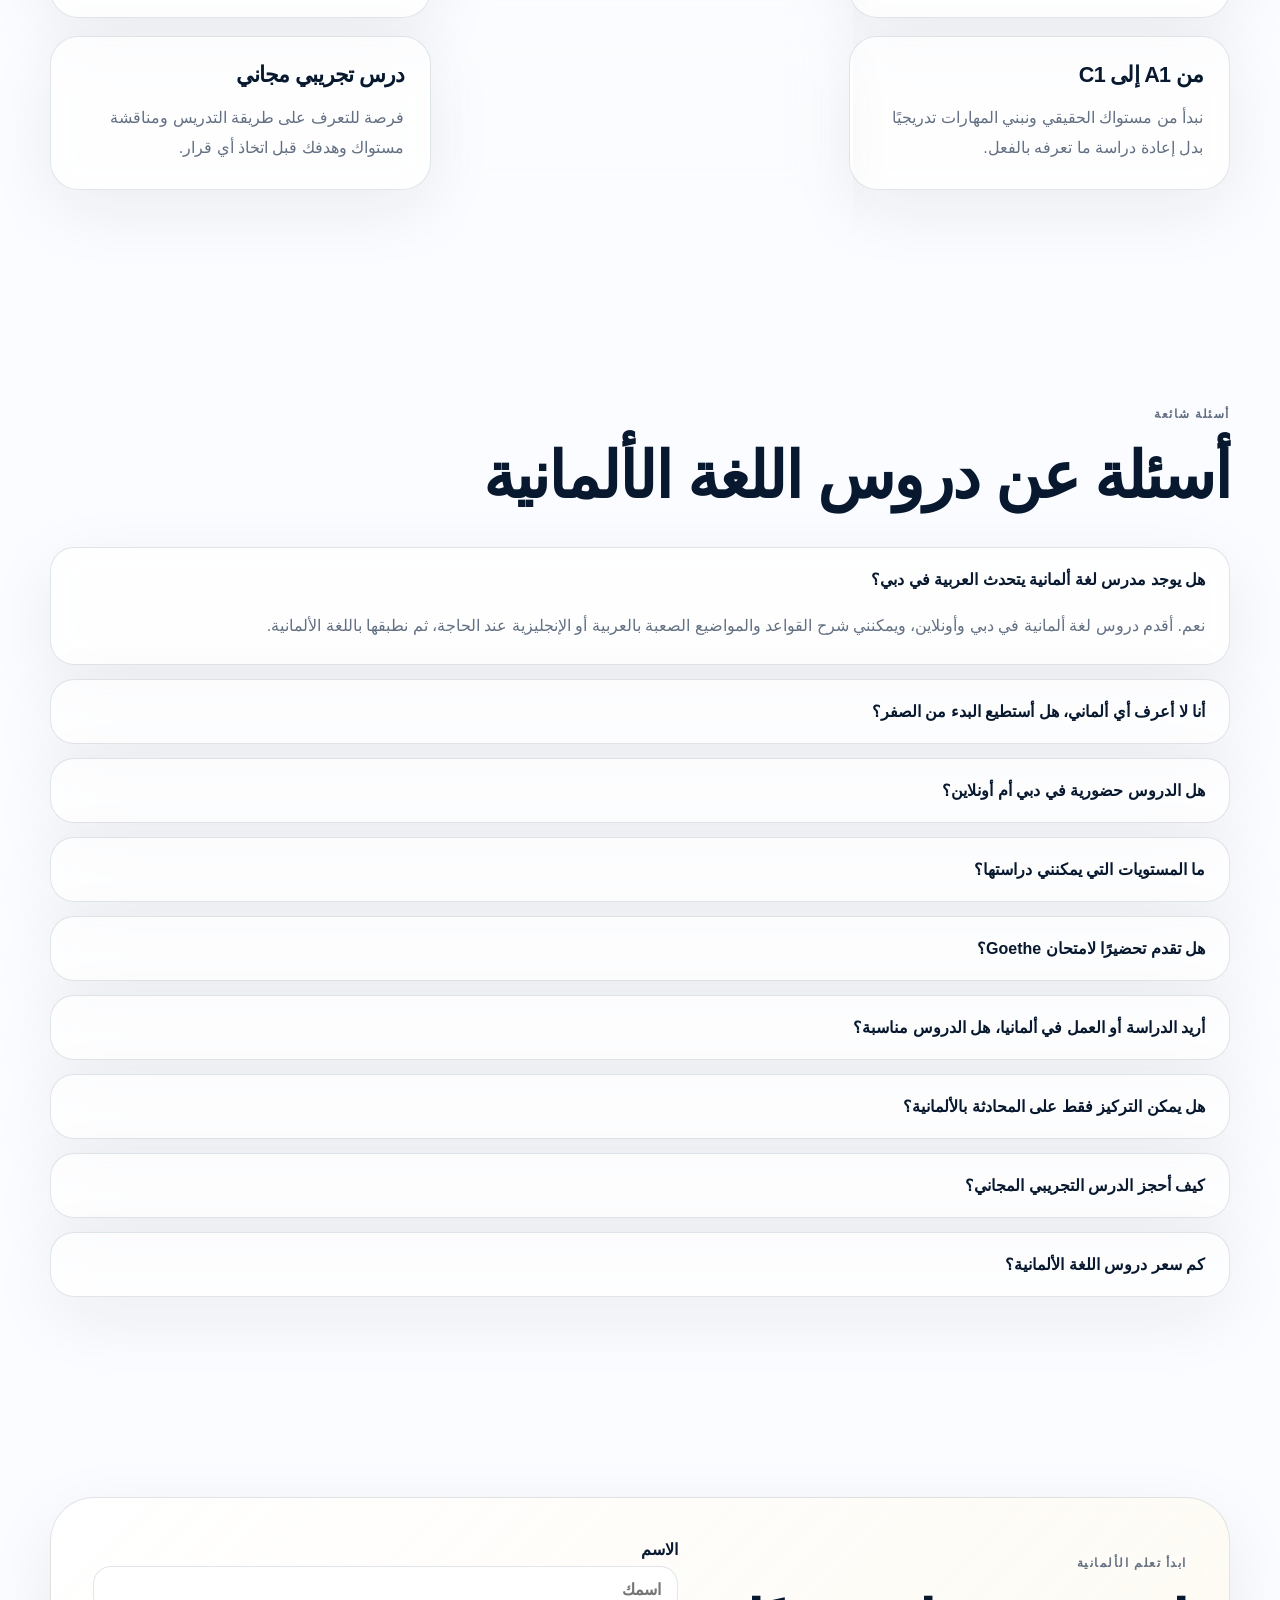
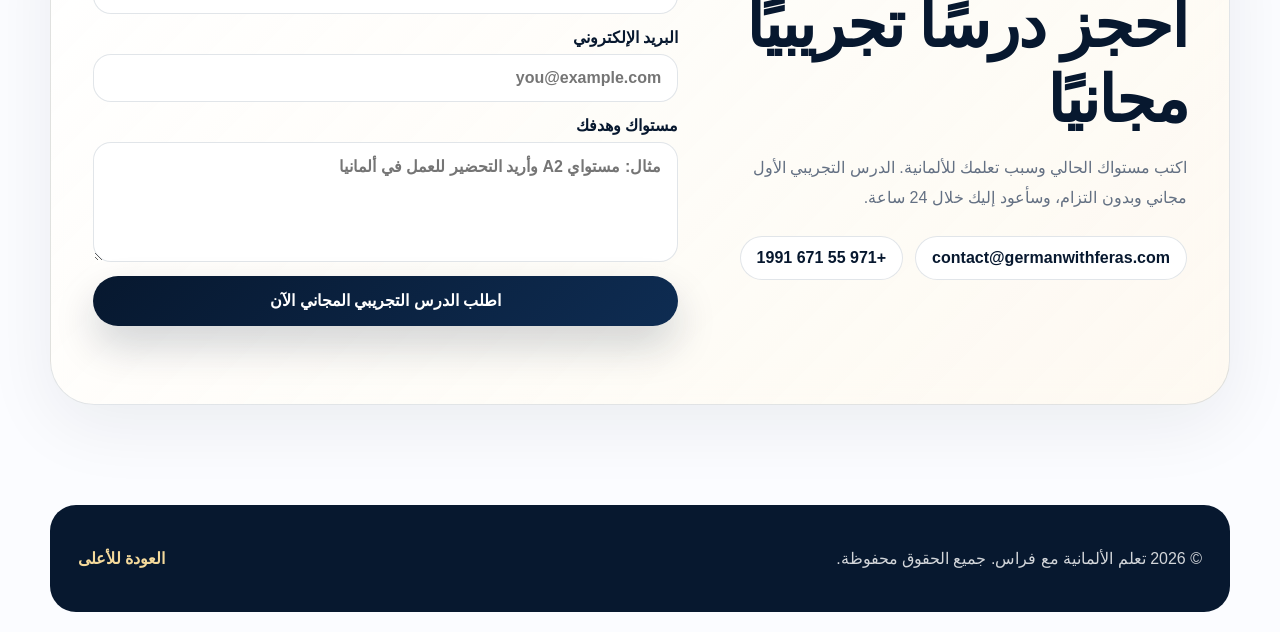
<file: ar/index.html>
<!doctype html>
<html lang="ar" dir="rtl">

<head>
  <meta charset="utf-8" />
  <meta name="viewport" content="width=device-width, initial-scale=1" />

  <title>مدرس لغة ألمانية في دبي | دروس ألماني خاصة وأونلاين</title>

  <meta
    name="description"
    content="مدرس لغة ألمانية في دبي للناطقين بالعربية والإنجليزية. دروس ألماني خاصة من A1 إلى C1، حضوريًا في دبي وأونلاين، مع تحضير Goethe وTELC وTestDaF وDSH."
  />

  <meta name="robots" content="index, follow, max-image-preview:large" />
  <meta name="author" content="Firas" />

  <!-- Canonical -->
  <link rel="canonical" href="https://germanwithfiras.com/ar/" />

  <!-- Languages -->
  <link
    rel="alternate"
    hreflang="en"
    href="https://germanwithfiras.com/"
  />

  <link
    rel="alternate"
    hreflang="ar"
    href="https://germanwithfiras.com/ar/"
  />

  <link
    rel="alternate"
    hreflang="x-default"
    href="https://germanwithfiras.com/"
  />

  <!-- Open Graph -->
  <meta property="og:type" content="website" />
  <meta property="og:locale" content="ar_AE" />
  <meta property="og:locale:alternate" content="en_US" />

  <meta
    property="og:title"
    content="مدرس لغة ألمانية في دبي | دروس خاصة مع فراس"
  />

  <meta
    property="og:description"
    content="دروس لغة ألمانية خاصة في دبي وأونلاين للناطقين بالعربية والإنجليزية، من A1 إلى C1 مع تحضير لامتحانات اللغة الألمانية."
  />

  <meta
    property="og:url"
    content="https://germanwithfiras.com/ar/"
  />

  <meta
    property="og:site_name"
    content="تعلم الألمانية مع فراس"
  />

  <!-- Theme -->
  <meta name="theme-color" content="#081b33" />

  <!-- Assets -->
  <link
    rel="icon"
    href="../assets/favicon.svg"
    type="image/svg+xml"
  />

  <link
    rel="stylesheet"
    href="../css/style.css"
  />

  <!-- Structured Data -->
  <script type="application/ld+json">
  {
    "@context": "https://schema.org",
    "@graph": [
      {
        "@type": "WebSite",
        "@id": "https://germanwithfiras.com/#website",
        "url": "https://germanwithfiras.com/",
        "name": "Learn German with Firas",
        "alternateName": "تعلم الألمانية مع فراس",
        "inLanguage": [
          "en",
          "ar"
        ]
      },
      {
        "@type": "WebPage",
        "@id": "https://germanwithfiras.com/ar/#webpage",
        "url": "https://germanwithfiras.com/ar/",
        "name": "مدرس لغة ألمانية في دبي | دروس ألماني خاصة وأونلاين",
        "description": "دروس لغة ألمانية خاصة في دبي وأونلاين للناطقين بالعربية والإنجليزية من المستوى A1 إلى C1.",
        "inLanguage": "ar",
        "isPartOf": {
          "@id": "https://germanwithfiras.com/#website"
        },
        "about": {
          "@id": "https://germanwithfiras.com/ar/#teacher"
        },
        "mainEntity": {
          "@id": "https://germanwithfiras.com/ar/#german-lessons"
        }
      },
      {
        "@type": "Person",
        "@id": "https://germanwithfiras.com/ar/#teacher",
        "name": "Firas",
        "alternateName": "فراس",
        "url": "https://germanwithfiras.com/ar/#about",
        "jobTitle": "مدرس لغة ألمانية",
        "description": "مدرس لغة ألمانية في دبي لديه أكثر من 5 سنوات من خبرة التدريس وأكثر من 12 سنة من تجربة العيش والدراسة والعمل في ألمانيا.",
        "knowsLanguage": [
          "Arabic",
          "English",
          "German"
        ],
        "knowsAbout": [
          "German language",
          "German grammar",
          "German conversation",
          "Goethe exam preparation",
          "TELC preparation",
          "TestDaF preparation",
          "DSH preparation",
          "Business German"
        ],
        "hasCredential": {
          "@type": "EducationalOccupationalCredential",
          "name": "DSH Certificate",
          "credentialCategory": "Certificate"
        },
        "workLocation": {
          "@type": "Place",
          "name": "Dubai, United Arab Emirates",
          "address": {
            "@type": "PostalAddress",
            "addressLocality": "Dubai",
            "addressCountry": "AE"
          }
        },
        "contactPoint": {
          "@type": "ContactPoint",
          "contactType": "student enquiries",
          "telephone": "+971556711991",
          "email": "contact@germanwithferas.com",
          "availableLanguage": [
            "Arabic",
            "English",
            "German"
          ]
        }
      },
      {
        "@type": "Service",
        "@id": "https://germanwithfiras.com/ar/#german-lessons",
        "name": "دروس لغة ألمانية في دبي وأونلاين",
        "alternateName": [
          "مدرس لغة ألمانية في دبي",
          "دروس ألماني خاصة في دبي",
          "دروس ألماني أونلاين"
        ],
        "serviceType": "German language lessons and private German tutoring",
        "description": "دروس لغة ألمانية فردية وجماعية للناطقين بالعربية والإنجليزية من A1 إلى C1، حضوريًا في دبي وأونلاين.",
        "provider": {
          "@id": "https://germanwithfiras.com/ar/#teacher"
        },
        "areaServed": [
          {
            "@type": "City",
            "name": "Dubai"
          },
          {
            "@type": "Country",
            "name": "United Arab Emirates"
          },
          "Worldwide"
        ],
        "audience": {
          "@type": "EducationalAudience",
          "educationalRole": "student",
          "audienceType": "الطلاب والبالغون والمهنيون والناطقون بالعربية والإنجليزية الراغبون في تعلم اللغة الألمانية"
        },
        "availableChannel": [
          {
            "@type": "ServiceChannel",
            "name": "دروس ألماني حضورية في دبي",
            "serviceLocation": {
              "@type": "Place",
              "name": "Dubai, United Arab Emirates",
              "address": {
                "@type": "PostalAddress",
                "addressLocality": "Dubai",
                "addressCountry": "AE"
              }
            },
            "availableLanguage": [
              "Arabic",
              "English",
              "German"
            ]
          },
          {
            "@type": "ServiceChannel",
            "name": "دروس ألماني أونلاين",
            "serviceUrl": "https://germanwithfiras.com/ar/#contact",
            "availableLanguage": [
              "Arabic",
              "English",
              "German"
            ]
          }
        ],
        "hasOfferCatalog": {
          "@type": "OfferCatalog",
          "name": "خدمات تعلم اللغة الألمانية",
          "itemListElement": [
            {
              "@type": "Offer",
              "itemOffered": {
                "@type": "Service",
                "name": "دروس ألماني فردية"
              }
            },
            {
              "@type": "Offer",
              "itemOffered": {
                "@type": "Service",
                "name": "دروس ألماني جماعية"
              }
            },
            {
              "@type": "Offer",
              "itemOffered": {
                "@type": "Service",
                "name": "تحضير امتحانات Goethe وTELC وTestDaF وDSH"
              }
            },
            {
              "@type": "Offer",
              "itemOffered": {
                "@type": "Service",
                "name": "ألماني للأعمال"
              }
            },
            {
              "@type": "Offer",
              "itemOffered": {
                "@type": "Service",
                "name": "دروس ألماني أونلاين"
              }
            }
          ]
        }
      }
    ]
  }
  </script>

</head>


<body>

  <!-- Background -->
  <div class="site-bg" aria-hidden="true">
    <span class="orb orb-one"></span>
    <span class="orb orb-two"></span>
    <span class="grid-glow"></span>
  </div>


  <!-- Header -->
  <header class="site-header" data-header>

    <a
      class="brand"
      href="#top"
      aria-label="الصفحة الرئيسية لتعلم الألمانية مع فراس"
    >

      <span class="brand-mark">DF</span>

      <span class="brand-copy">
        <strong>تعلم الألمانية مع فراس</strong>
        <small>الألمانية بطريقة أوضح</small>
      </span>

    </a>


    <div class="header-right">

      <nav
        class="main-nav"
        data-nav
        aria-label="القائمة الرئيسية"
      >

        <a href="#about">عن فراس</a>

        <a href="#services">الدروس</a>

        <a href="#arabic">الشرح بالعربية</a>

        <a href="#exams">الامتحانات</a>

        <a href="#dubai">دبي</a>

        <a href="#faq">الأسئلة</a>

        <a
          class="nav-cta"
          href="#contact"
        >
          احجز درسًا مجانيًا
        </a>

      </nav>


      <a
        class="language-btn"
        href="/"
        hreflang="en"
      >
        English
      </a>


      <button
        class="nav-toggle"
        data-nav-toggle
        aria-label="فتح القائمة"
        aria-expanded="false"
      >
        <span></span>
        <span></span>
        <span></span>
      </button>

    </div>

  </header>


  <main id="top">


    <!-- HERO -->
    <section
      class="hero section"
      aria-labelledby="hero-title"
    >

      <div class="hero-copy reveal">

        <p class="eyebrow">
          <span></span>
          مدرس ألماني في دبي · أونلاين عالميًا · A1 إلى C1
        </p>


        <h1 id="hero-title">
          مدرس لغة ألمانية في دبي – دروس خاصة بالعربية وأونلاين
        </h1>


        <p class="hero-lead">
          إذا كنت تبحث عن مدرس لغة ألمانية في دبي يشرح لك بطريقة
          واضحة وبالعربية عند الحاجة، أقدم دروس ألماني خاصة مصممة
          حسب مستواك وهدفك. يمكنك التعلم حضوريًا في دبي أو أونلاين
          من أي مكان، من المستوى A1 حتى C1.
        </p>


        <div class="hero-actions">

          <a
            class="btn btn-primary"
            href="#contact"
          >
            احجز درسًا تجريبيًا مجانيًا
          </a>

          <a
            class="btn btn-ghost"
            href="#about"
          >
            تعرف على طريقة التدريس
          </a>

        </div>


        <div
          class="hero-stats"
          aria-label="خبرة مدرس اللغة الألمانية"
        >

          <article>
            <strong data-count="5">0</strong>
            <span>سنوات خبرة في التدريس</span>
          </article>

          <article>
            <strong data-count="12">0</strong>
            <span>سنة عيش ودراسة وعمل في ألمانيا</span>
          </article>

          <article>
            <strong>A1–C1</strong>
            <span>دروس لمختلف المستويات</span>
          </article>

        </div>

      </div>


      <div class="hero-visual reveal reveal-delay">

        <div class="portrait-card">

          <div class="portrait-placeholder">
            <span>Firas</span>
            <small>مدرس لغة ألمانية في دبي وأونلاين</small>
          </div>


          <div class="floating-card card-top">
            <strong>شهادة DSH</strong>
            <span>خبرة أكاديمية وعملية باللغة الألمانية</span>
          </div>


          <div class="floating-card card-bottom">
            <strong>عربي · English · Deutsch</strong>
            <span>شرح باللغة الأقرب لك عند الحاجة</span>
          </div>

        </div>

      </div>

    </section>



    <!-- BENEFITS -->
    <section
      class="section intro-strip reveal"
      aria-label="مميزات دروس اللغة الألمانية"
    >

      <div>
        <span>01</span>
        <strong>شرح واضح بالعربية</strong>
        <p>
          عندما تكون القاعدة معقدة، نشرح الفكرة بوضوح بالعربية
          ثم نطبقها مباشرة بالألمانية.
        </p>
      </div>


      <div>
        <span>02</span>
        <strong>خطة حسب هدفك</strong>
        <p>
          تعلم من الصفر، تحسين المحادثة، التحضير لامتحان أو
          الاستعداد للدراسة والعمل والحياة في ألمانيا.
        </p>
      </div>


      <div>
        <span>03</span>
        <strong>حضوري وأونلاين</strong>
        <p>
          دروس لغة ألمانية في دبي، بالإضافة إلى حصص أونلاين
          للطلاب داخل الإمارات وخارجها.
        </p>
      </div>

    </section>



    <!-- ABOUT -->
    <section
      id="about"
      class="section about-section"
    >

      <div class="section-head reveal">

        <p class="section-kicker">
          عن مدرسك
        </p>

        <h2>
          مدرس ألماني يعرف صعوبة تعلم اللغة من البداية
        </h2>

        <p>
          لأنني تعلمت الألمانية كلغة أجنبية بنفسي، أعرف أين
          يواجه المتعلم العربي الصعوبة وكيف يمكن تبسيطها.
        </p>

      </div>


      <div class="about-grid">

        <article class="about-copy reveal">

          <p>
            اسمي فراس، وأنا مدرس لغة ألمانية مقيم في دبي.
            لدي أكثر من 5 سنوات من الخبرة في تدريس الألمانية
            وأكثر من 12 سنة من تجربة العيش والدراسة والعمل
            في ألمانيا.
          </p>

          <p>
            لم أتعلم الألمانية كلغة أم، بل مررت بنفس الطريق
            الذي يمر به الطالب: قواعد جديدة، ترتيب جمل مختلف،
            كلمات طويلة، صعوبة في الاستماع والخوف من التحدث.
            لذلك أعرف كيف أشرح اللغة من منظور المتعلم وليس
            من منظور الكتاب فقط.
          </p>

          <p>
            أتحدث العربية والإنجليزية، ولذلك عندما تكون فكرة
            نحوية أو لغوية صعبة يمكنني توضيحها باللغة التي
            تفهمها بشكل أفضل، ثم نعود مباشرة إلى التطبيق
            والممارسة باللغة الألمانية.
          </p>

          <p>
            هدفي ليس أن تحفظ القواعد فقط، بل أن تستطيع استخدام
            الألمانية في المحادثة والدراسة والعمل والمواقف
            اليومية بثقة أكبر.
          </p>

        </article>


        <aside class="qualification-card reveal reveal-delay">

          <h3>
            الخبرة والمؤهلات
          </h3>

          <ul>

            <li>
              شهادة DSH للقبول الجامعي
            </li>

            <li>
              أكثر من 5 سنوات خبرة في تدريس الألمانية
            </li>

            <li>
              أكثر من 12 سنة في ألمانيا
            </li>

            <li>
              خبرة في الحياة والدراسة والعمل في ألمانيا
            </li>

            <li>
              الشرح بالعربية والإنجليزية والألمانية
            </li>

            <li>
              مقيم في دبي ودروس أونلاين عالميًا
            </li>

          </ul>

        </aside>

      </div>

    </section>



    <!-- ARABIC -->
    <section
      id="arabic"
      class="section why-section"
    >

      <div class="section-head reveal">

        <p class="section-kicker">
          تعلم الألمانية بالعربية
        </p>

        <h2>
          شرح ألماني يفهم طريقة تفكير المتعلم العربي
        </h2>

        <p>
          بعض أجزاء الألمانية تصبح أسهل كثيرًا عندما تفهم
          المنطق وراءها بلغتك أولًا ثم تبدأ باستخدامها عمليًا.
        </p>

      </div>


      <div class="why-grid">

        <div class="why-card reveal">

          <strong>
            Akkusativ وDativ
          </strong>

          <p>
            نفهم الفرق بين الحالات بطريقة عملية بدل حفظ
            جداول بدون فهم، ثم نستخدمها داخل جمل ومواقف حقيقية.
          </p>

        </div>


        <div class="why-card reveal">

          <strong>
            ترتيب الجملة
          </strong>

          <p>
            نشرح موقع الفعل والجملة الرئيسية والفرعية بطريقة
            منظمة تساعدك على بناء الجملة بنفسك.
          </p>

        </div>


        <div class="why-card reveal">

          <strong>
            der · die · das
          </strong>

          <p>
            نتعلم أدوات التعريف والكلمات بطريقة عملية مع
            استراتيجيات تساعدك على التذكر والاستعمال الصحيح.
          </p>

        </div>


        <div class="why-card reveal">

          <strong>
            المحادثة
          </strong>

          <p>
            تدريب تدريجي على الكلام حتى تقلل الترجمة في رأسك
            وتبدأ ببناء الجمل بالألمانية بشكل أسرع.
          </p>

        </div>


        <div class="why-card reveal">

          <strong>
            الاستماع
          </strong>

          <p>
            نعمل على فهم الألمانية الطبيعية وليس الجمل
            البطيئة الموجودة في الكتب التعليمية فقط.
          </p>

        </div>


        <div class="why-card reveal">

          <strong>
            النطق
          </strong>

          <p>
            نصحح الأخطاء المهمة في النطق ونركز على الكلام
            الواضح والمفهوم بدل السعي إلى الكمال.
          </p>

        </div>

      </div>

    </section>



    <!-- SERVICES -->
    <section
      id="services"
      class="section services-section"
    >

      <div class="section-head reveal">

        <p class="section-kicker">
          دروس اللغة الألمانية
        </p>

        <h2>
          اختر نوع الدروس المناسب لهدفك
        </h2>

        <p>
          لا يوجد برنامج واحد يناسب الجميع. نحدد مستواك
          والهدف الذي تريد الوصول إليه ثم نبني الدروس
          على أساسه.
        </p>

      </div>


      <div class="services-grid">

        <article class="service-card reveal">

          <span class="service-icon">01</span>

          <h3>
            دروس ألماني فردية
          </h3>

          <p>
            حصص خاصة تركز بالكامل على مستواك وأخطائك ونقاط
            ضعفك وسرعة تقدمك، مع مساحة أكبر للمحادثة
            والأسئلة والتصحيح.
          </p>

        </article>


        <article class="service-card reveal">

          <span class="service-icon">02</span>

          <h3>
            ألماني للمبتدئين
          </h3>

          <p>
            إذا لم تدرس الألمانية من قبل، يمكننا البدء من
            الصفر وبناء أساس واضح في المفردات والقواعد
            والمحادثة خطوة بخطوة.
          </p>

        </article>


        <article class="service-card reveal">

          <span class="service-icon">03</span>

          <h3>
            تحضير الامتحانات
          </h3>

          <p>
            تدريب موجه لامتحانات Goethe وTELC وTestDaF
            وDSH مع العمل على القراءة والاستماع والكتابة
            والمحادثة واستراتيجية الامتحان.
          </p>

        </article>


        <article class="service-card reveal">

          <span class="service-icon">04</span>

          <h3>
            ألماني للعمل
          </h3>

          <p>
            تطوير اللغة المستخدمة في بيئة العمل، الاجتماعات،
            الإيميلات، المقابلات، التواصل المهني والمفردات
            المناسبة لمجالك.
          </p>

        </article>


        <article class="service-card service-card-wide reveal">

          <span class="service-icon">05</span>

          <h3>
            دروس ألماني أونلاين
          </h3>

          <p>
            تعلم الألمانية من أي مكان عبر Zoom أو Google Meet
            أو Microsoft Teams. خيار مناسب للطلاب داخل الإمارات
            وخارجها ممن يحتاجون إلى مواعيد مرنة ودروس مباشرة
            مع مدرس يتحدث العربية والإنجليزية.
          </p>

        </article>


        <article class="service-card service-card-wide reveal">

          <span class="service-icon">06</span>

          <h3>
            دروس ألماني جماعية
          </h3>

          <p>
            تعلم ضمن مجموعة صغيرة مع فرص أكبر للتفاعل
            والمحادثة والاستماع إلى متعلمين آخرين، مع
            المحافظة على خطة واضحة ومنظمة.
          </p>

        </article>

      </div>

    </section>



    <!-- GOALS -->
    <section class="section why-section">

      <div class="section-head reveal">

        <p class="section-kicker">
          ما هو هدفك؟
        </p>

        <h2>
          نتعلم الألمانية من أجل هدف حقيقي
        </h2>

        <p>
          طريقة التعلم تختلف حسب سبب حاجتك للغة، لذلك
          نركز على الألمانية التي تحتاجها أنت فعلًا.
        </p>

      </div>


      <div class="why-grid">

        <div class="why-card reveal">

          <strong>
            الدراسة في ألمانيا
          </strong>

          <p>
            تطوير اللغة الأكاديمية والتحضير لمتطلبات اللغة
            التي يحتاجها الطالب للدراسة الجامعية.
          </p>

        </div>


        <div class="why-card reveal">

          <strong>
            العمل في ألمانيا
          </strong>

          <p>
            تحسين التواصل والمفردات المهنية والمحادثات
            التي تحتاجها في بيئة العمل.
          </p>

        </div>


        <div class="why-card reveal">

          <strong>
            الانتقال إلى ألمانيا
          </strong>

          <p>
            ألمانية عملية للمواقف اليومية مثل السكن،
            المواعيد، الدوائر الرسمية والتواصل اليومي.
          </p>

        </div>


        <div class="why-card reveal">

          <strong>
            اجتياز امتحان
          </strong>

          <p>
            برنامج أكثر تركيزًا على شكل الامتحان، المهارات
            المطلوبة وإدارة الوقت والتدريب العملي.
          </p>

        </div>


        <div class="why-card reveal">

          <strong>
            تحسين المحادثة
          </strong>

          <p>
            إذا درست الألمانية سابقًا ولكن الكلام ما زال
            صعبًا، نركز على الاستخدام الفعلي وبناء الثقة.
          </p>

        </div>


        <div class="why-card reveal">

          <strong>
            تعلم الألمانية كهواية
          </strong>

          <p>
            يمكنك تعلم اللغة بوتيرة مناسبة لك مع التركيز
            على التواصل والثقافة والاستخدام اليومي.
          </p>

        </div>

      </div>

    </section>



    <!-- METHOD -->
    <section
      id="method"
      class="section method-section"
    >

      <div class="method-shell">

        <div class="section-head reveal">

          <p class="section-kicker">
            طريقة التدريس
          </p>

          <h2>
            أقل حفظًا وأكثر استخدامًا للغة
          </h2>

          <p>
            القاعدة تصبح مفيدة عندما تستطيع استخدامها.
            لذلك تجمع الدروس بين الشرح الواضح والتطبيق
            والمحادثة والاستماع والكتابة.
          </p>

        </div>


        <div class="method-pillars">

          <article class="pillar-card reveal">

            <span>
              المحادثة
            </span>

            <p>
              مواقف يومية وحوارات تساعدك على التعبير
              عن نفسك بشكل أسرع وأكثر طبيعية.
            </p>

          </article>


          <article class="pillar-card reveal">

            <span>
              القراءة والاستماع
            </span>

            <p>
              مواد تساعدك على فهم الألمانية المستخدمة
              في الحياة وليس في الكتب فقط.
            </p>

          </article>


          <article class="pillar-card reveal">

            <span>
              الكتابة
            </span>

            <p>
              من الرسائل والإيميلات إلى النصوص المنظمة
              والمهام المطلوبة في الامتحانات.
            </p>

          </article>


          <article class="pillar-card reveal">

            <span>
              القواعد
            </span>

            <p>
              شرح منطقي ومباشر ثم استخدام القاعدة
              فورًا داخل جمل ومواقف فعلية.
            </p>

          </article>

        </div>

      </div>

    </section>



    <!-- EXAMS -->
    <section
      id="exams"
      class="section exams-section"
    >

      <div class="section-head reveal">

        <p class="section-kicker">
          تحضير امتحانات الألماني
        </p>

        <h2>
          تحضير Goethe وTELC وTestDaF وDSH
        </h2>

        <p>
          إذا كان هدفك شهادة لغة، نركز على المهارات المطلوبة
          في الامتحان ونقاط ضعفك بدل دراسة مواضيع غير مرتبطة
          بهدفك.
        </p>

      </div>


      <div class="exam-grid">

        <article class="exam-card reveal">

          <span>Goethe</span>

          <h3>
            امتحان Goethe
          </h3>

          <p>
            تدريب على القراءة والاستماع والكتابة والمحادثة
            مع فهم نوع الأسئلة وطريقة التعامل معها.
          </p>

        </article>


        <article class="exam-card reveal">

          <span>TELC</span>

          <h3>
            امتحان TELC
          </h3>

          <p>
            تحضير منظم لأجزاء الامتحان مع تدريبات عملية
            وتصحيح للأخطاء المتكررة.
          </p>

        </article>


        <article class="exam-card reveal">

          <span>TestDaF</span>

          <h3>
            TestDaF
          </h3>

          <p>
            تطوير اللغة الأكاديمية والمهارات اللازمة
            للطلاب الذين يخططون للدراسة في ألمانيا.
          </p>

        </article>


        <article class="exam-card reveal">

          <span>DSH</span>

          <h3>
            امتحان DSH
          </h3>

          <p>
            تحضير للغة الأكاديمية ومهارات الامتحان المطلوبة
            للقبول في الجامعات الألمانية.
          </p>

        </article>


        <article class="exam-card exam-wide reveal">

          <span>PRÜFUNG</span>

          <h3>
            خطة امتحان حسب مستواك
          </h3>

          <p>
            قبل أن نبدأ، نحدد مستواك الحالي والامتحان والموعد
            والمهارات التي تحتاج إلى أكبر قدر من العمل، ثم نبني
            التدريب على أساس هذه المعلومات.
          </p>

        </article>

      </div>

    </section>



    <!-- DUBAI LOCAL SECTION -->
    <section
      id="dubai"
      class="section about-section"
    >

      <div class="section-head reveal">

        <p class="section-kicker">
          دروس ألماني في دبي
        </p>

        <h2>
          مدرس لغة ألمانية للطلاب والمقيمين في دبي والإمارات
        </h2>

        <p>
          إذا كنت تعيش في دبي وتحتاج إلى تعلم الألمانية
          للدراسة أو العمل أو الانتقال إلى ألمانيا، يمكنك
          اختيار دروس حضورية في دبي أو الدراسة أونلاين.
        </p>

      </div>


      <div class="about-grid">

        <article class="about-copy reveal">

          <p>
            أقدم دروس اللغة الألمانية للناطقين بالعربية
            والإنجليزية في دبي، سواء كنت مبتدئًا تمامًا
            أو لديك معرفة سابقة وتريد تطوير مستواك.
          </p>

          <p>
            وجود مدرس يتحدث العربية يمكن أن يكون مفيدًا
            خصوصًا في المراحل الأولى، لأن بعض الاختلافات
            بين العربية والألمانية تحتاج إلى شرح واضح قبل
            أن تصبح سهلة في الاستخدام.
          </p>

          <p>
            إذا كنت تعمل أو تدرس ولديك جدول مزدحم، يمكن
            تنظيم الدروس بطريقة مرنة. كما تتوفر الدروس
            أونلاين إذا كان الوصول إلى الدرس الحضوري
            غير مناسب لك.
          </p>

          <p>
            الدرس التجريبي الأول مجاني وبدون التزام،
            ويمكن استخدامه لمعرفة مستواك وهدفك والطريقة
            الأنسب للبدء.
          </p>

        </article>


        <aside class="qualification-card reveal reveal-delay">

          <h3>
            هل هذه الدروس مناسبة لك؟
          </h3>

          <ul>

            <li>
              تعيش في دبي أو الإمارات
            </li>

            <li>
              تبحث عن مدرس ألماني يتحدث العربية
            </li>

            <li>
              تريد البدء من مستوى A1
            </li>

            <li>
              تريد تطوير مستوى A2 أو B1 أو B2 أو C1
            </li>

            <li>
              تستعد للدراسة أو العمل في ألمانيا
            </li>

            <li>
              تحتاج إلى تحضير لامتحان لغة
            </li>

            <li>
              تفضل الدراسة أونلاين بموعد مرن
            </li>

          </ul>

        </aside>

      </div>

    </section>



    <!-- WHY -->
    <section class="section why-section">

      <div class="section-head reveal">

        <p class="section-kicker">
          لماذا تتعلم معي؟
        </p>

        <h2>
          الدرس مبني حول المتعلم وليس حول الكتاب
        </h2>

      </div>


      <div class="why-grid">

        <div class="why-card reveal">

          <strong>
            شرح بالعربية عند الحاجة
          </strong>

          <p>
            لا نضيع وقت الحصة في محاولة فهم شرح غير واضح
            عندما يمكن توضيح الفكرة بسرعة ثم تطبيقها بالألمانية.
          </p>

        </div>


        <div class="why-card reveal">

          <strong>
            تعلمت الألمانية بنفسي
          </strong>

          <p>
            أعرف الصعوبات التي يمر بها متعلم اللغة لأنني
            مررت بهذه التجربة شخصيًا.
          </p>

        </div>


        <div class="why-card reveal">

          <strong>
            خبرة حقيقية في ألمانيا
          </strong>

          <p>
            أكثر من 12 سنة من العيش والدراسة والعمل تعني
            أن اللغة مرتبطة بالحياة اليومية وليس بالكتاب فقط.
          </p>

        </div>


        <div class="why-card reveal">

          <strong>
            من A1 إلى C1
          </strong>

          <p>
            نبدأ من مستواك الحقيقي ونبني المهارات تدريجيًا
            بدل إعادة دراسة ما تعرفه بالفعل.
          </p>

        </div>


        <div class="why-card reveal">

          <strong>
            هدف واضح
          </strong>

          <p>
            امتحان، دراسة، عمل، محادثة أو حياة يومية:
            محتوى الدروس يتغير حسب هدفك.
          </p>

        </div>


        <div class="why-card reveal">

          <strong>
            درس تجريبي مجاني
          </strong>

          <p>
            فرصة للتعرف على طريقة التدريس ومناقشة مستواك
            وهدفك قبل اتخاذ أي قرار.
          </p>

        </div>

      </div>

    </section>



    <!-- FAQ -->
    <section
      id="faq"
      class="section faq-section"
    >

      <div class="section-head reveal">

        <p class="section-kicker">
          أسئلة شائعة
        </p>

        <h2>
          أسئلة عن دروس اللغة الألمانية
        </h2>

      </div>


      <div class="faq-list reveal">

        <details open>

          <summary>
            هل يوجد مدرس لغة ألمانية يتحدث العربية في دبي؟
          </summary>

          <p>
            نعم. أقدم دروس لغة ألمانية في دبي وأونلاين،
            ويمكنني شرح القواعد والمواضيع الصعبة بالعربية
            أو الإنجليزية عند الحاجة، ثم نطبقها باللغة
            الألمانية.
          </p>

        </details>


        <details>

          <summary>
            أنا لا أعرف أي ألماني، هل أستطيع البدء من الصفر؟
          </summary>

          <p>
            نعم. يمكنك البدء من مستوى A1 بدون أي معرفة
            سابقة. نبدأ بالمفردات والأساسيات والنطق
            والجمل البسيطة ثم نتقدم تدريجيًا.
          </p>

        </details>


        <details>

          <summary>
            هل الدروس حضورية في دبي أم أونلاين؟
          </summary>

          <p>
            تتوفر دروس حضورية في دبي بالإضافة إلى دروس
            أونلاين عبر Zoom أو Google Meet أو Microsoft
            Teams للطلاب داخل الإمارات وخارجها.
          </p>

        </details>


        <details>

          <summary>
            ما المستويات التي يمكنني دراستها؟
          </summary>

          <p>
            أقدم دروسًا من المستوى A1 للمبتدئين وحتى C1
            للمتعلمين المتقدمين، ويتم اختيار المحتوى حسب
            مستواك الفعلي وهدفك.
          </p>

        </details>


        <details>

          <summary>
            هل تقدم تحضيرًا لامتحان Goethe؟
          </summary>

          <p>
            نعم. يمكن أن تركز الدروس على التحضير لامتحانات
            Goethe، بالإضافة إلى TELC وTestDaF وDSH،
            مع التدريب على مهارات الامتحان المطلوبة.
          </p>

        </details>


        <details>

          <summary>
            أريد الدراسة أو العمل في ألمانيا، هل الدروس مناسبة؟
          </summary>

          <p>
            نعم. يمكن تخصيص الدروس للغة التي تحتاجها
            للدراسة أو العمل أو الحياة اليومية في ألمانيا،
            مع التركيز على المفردات والمواقف المرتبطة بهدفك.
          </p>

        </details>


        <details>

          <summary>
            هل يمكن التركيز فقط على المحادثة بالألمانية؟
          </summary>

          <p>
            نعم. إذا كان لديك أساس جيد ولكنك تجد صعوبة
            في التحدث، يمكن أن يكون التركيز الأكبر على
            المحادثة والاستماع وتصحيح الأخطاء المتكررة.
          </p>

        </details>


        <details>

          <summary>
            كيف أحجز الدرس التجريبي المجاني؟
          </summary>

          <p>
            يمكنك إرسال رسالة عبر نموذج التواصل في هذه
            الصفحة أو التواصل مباشرة عبر واتساب. اكتب
            مستواك الحالي وهدفك من تعلم الألمانية.
          </p>

        </details>


        <details>

          <summary>
            كم سعر دروس اللغة الألمانية؟
          </summary>

          <p>
            السعر يعتمد على نوع الدروس، فردية أو جماعية،
            وعدد الحصص وطريقة الدراسة. تواصل للحصول على
            عرض مناسب لاحتياجاتك.
          </p>

        </details>

      </div>

    </section>



    <!-- CONTACT -->
    <section
      id="contact"
      class="section contact-section"
    >

      <div class="contact-card reveal">

        <div>

          <p class="section-kicker">
            ابدأ تعلم الألمانية
          </p>

          <h2>
            احجز درسًا تجريبيًا مجانيًا
          </h2>

          <p>
            اكتب مستواك الحالي وسبب تعلمك للألمانية.
            الدرس التجريبي الأول مجاني وبدون التزام،
            وسأعود إليك خلال 24 ساعة.
          </p>


          <div class="contact-options">

            <a href="mailto:contact@germanwithferas.com">
              contact@germanwithferas.com
            </a>

            <a
              href="https://wa.me/971556711991?text=Hello%20Firas!%20I%20am%20interested%20in%20German%20lessons."
              target="_blank"
              rel="noopener"
            >
              +971 55 671 1991
            </a>

          </div>

        </div>



        <!-- Web3Forms -->
        <form
          class="contact-form"
          data-contact-form
          action="https://api.web3forms.com/submit"
          method="POST"
        >

          <input
            type="hidden"
            name="access_key"
            value="535833b8-c166-46d6-8273-5b8d00d0eb91"
          />


          <input
            type="hidden"
            name="subject"
            value="طلب جديد لدرس لغة ألمانية - germanwithfiras.com"
          />


          <input
            type="hidden"
            name="from_name"
            value="German with Firas Website"
          />


          <input
            type="checkbox"
            name="botcheck"
            style="display:none;"
          />


          <label>
            الاسم

            <input
              name="name"
              type="text"
              required
              autocomplete="name"
              placeholder="اسمك"
            />

          </label>


          <label>
            البريد الإلكتروني

            <input
              name="email"
              type="email"
              required
              autocomplete="email"
              placeholder="you@example.com"
            />

          </label>


          <label>
            مستواك وهدفك

            <textarea
              name="message"
              rows="5"
              required
              placeholder="مثال: مستواي A2 وأريد التحضير للعمل في ألمانيا"
            ></textarea>

          </label>


          <button
            class="btn btn-primary"
            type="submit"
          >
            اطلب الدرس التجريبي المجاني الآن
          </button>


          <p
            class="form-note"
            data-form-note
          ></p>

        </form>

      </div>

    </section>

  </main>



  <!-- Footer -->
  <footer class="site-footer">

    <p>
      © <span data-year></span>
      تعلم الألمانية مع فراس. جميع الحقوق محفوظة.
    </p>

    <a href="#top">
      العودة للأعلى
    </a>

  </footer>



  <!-- WhatsApp -->
  <a
    class="whatsapp-float"
    href="https://wa.me/971556711991?text=Hello%20Firas!%20I%20am%20interested%20in%20German%20lessons."
    aria-label="تواصل مع فراس عبر واتساب بخصوص دروس اللغة الألمانية"
    target="_blank"
    rel="noopener"
  >
    واتساب
  </a>


  <script src="../js/app.js"></script>

</body>

</html>
</file>
<file: css/style.css>
:root {
  --navy: #07182f; --navy-2: #0e2c52; --gold: #d7a84f; --gold-2: #f4d99b;
  --cream: #fff8ec; --white: #ffffff; --muted: #637083; --text: #102033;
  --line: rgba(13, 43, 79, .12); --shadow: 0 24px 80px rgba(7, 24, 47, .16);
  --radius-lg: 34px; --container: 1180px; --ease: cubic-bezier(.2,.8,.2,1);
}
*{box-sizing:border-box} html{scroll-behavior:smooth} body{margin:0;font-family:Inter,ui-sans-serif,system-ui,-apple-system,BlinkMacSystemFont,"Segoe UI",Arial,sans-serif;color:var(--text);background:#fbfcff;overflow-x:hidden} a{color:inherit;text-decoration:none} button,input,textarea{font:inherit}
.site-bg{position:fixed;inset:0;z-index:-2;background:radial-gradient(circle at 10% 10%,rgba(215,168,79,.16),transparent 30%),radial-gradient(circle at 90% 15%,rgba(14,44,82,.16),transparent 35%),linear-gradient(180deg,#fff 0%,#f7fbff 52%,#fff8ec 100%)}
.orb{position:absolute;width:34rem;height:34rem;border-radius:50%;filter:blur(44px);opacity:.35;animation:floatOrb 11s var(--ease) infinite alternate}.orb-one{left:-10rem;top:9rem;background:#f4d99b}.orb-two{right:-12rem;top:3rem;background:#b7d7ff;animation-delay:-4s}.grid-glow{position:absolute;inset:0;background-image:linear-gradient(rgba(7,24,47,.045) 1px,transparent 1px),linear-gradient(90deg,rgba(7,24,47,.045) 1px,transparent 1px);background-size:54px 54px;mask-image:linear-gradient(to bottom,black,transparent 75%)}
.site-header{position:sticky;top:0;z-index:30;width:min(calc(100% - 28px),var(--container));margin:14px auto 0;padding:12px;display:flex;align-items:center;justify-content:space-between;border:1px solid var(--line);border-radius:999px;background:rgba(255,255,255,.78);backdrop-filter:blur(18px);box-shadow:0 18px 60px rgba(7,24,47,.08);transition:.3s var(--ease)}.site-header.is-scrolled{background:rgba(255,255,255,.92);box-shadow:0 18px 70px rgba(7,24,47,.14)}
.brand{display:flex;align-items:center;gap:12px}.brand-mark{width:46px;height:46px;border-radius:50%;display:grid;place-items:center;color:#fff;font-weight:900;letter-spacing:-.04em;background:linear-gradient(135deg,var(--navy),var(--navy-2))}.brand-copy{display:grid;line-height:1.1}.brand-copy strong{font-size:.98rem}.brand-copy small{color:var(--muted);font-size:.75rem}
.main-nav{display:flex;align-items:center;gap:16px;font-size:.9rem;color:#27384f}.main-nav a{transition:.25s var(--ease)}.main-nav a:hover{color:var(--gold);transform:translateY(-1px)}.nav-cta{padding:12px 18px;border-radius:999px;color:#fff!important;background:linear-gradient(135deg,var(--navy),var(--navy-2))}.nav-toggle{display:none;background:transparent;border:0;width:44px;height:44px}.nav-toggle span{display:block;width:22px;height:2px;margin:5px auto;background:var(--navy);border-radius:99px;transition:.25s var(--ease)}
.section{width:min(calc(100% - 32px),var(--container));margin:0 auto;padding:100px 0}.hero{min-height:calc(100vh - 80px);display:grid;grid-template-columns:1.06fr .94fr;align-items:center;gap:58px;padding-top:68px}.eyebrow{display:inline-flex;align-items:center;gap:10px;padding:8px 14px;border:1px solid var(--line);border-radius:999px;background:rgba(255,255,255,.62);color:var(--muted);font-size:.92rem}.eyebrow span{width:9px;height:9px;border-radius:50%;background:var(--gold);box-shadow:0 0 0 7px rgba(215,168,79,.16)}
.hero h1{
    max-width: 760px;
    margin: 22px 0 20px;
    font-size: clamp(2.6rem, 5vw, 4.5rem);
    line-height: 1.1;
    letter-spacing: -0.02em;
    font-weight: 700;
    color: var(--navy);
}
.hero-lead{max-width:680px;margin:0 0 30px;color:var(--muted);font-size:clamp(1.06rem,1.7vw,1.28rem)}.hero-actions{display:flex;gap:14px;flex-wrap:wrap}.btn{display:inline-flex;align-items:center;justify-content:center;min-height:50px;padding:14px 22px;border-radius:999px;font-weight:800;transition:.28s var(--ease);border:0;cursor:pointer}.btn:hover{transform:translateY(-3px)}.btn-primary{color:#fff;background:linear-gradient(135deg,var(--navy),var(--navy-2));box-shadow:0 20px 40px rgba(7,24,47,.18)}.btn-ghost{border:1px solid var(--line);background:rgba(255,255,255,.64);color:var(--navy)}
.hero-stats{display:grid;grid-template-columns:repeat(3,minmax(120px,1fr));gap:14px;margin-top:34px;max-width:620px}.hero-stats article{padding:18px;border:1px solid var(--line);border-radius:24px;background:rgba(255,255,255,.68);backdrop-filter:blur(12px)}.hero-stats strong{display:block;color:var(--navy);font-size:2rem;line-height:1}.hero-stats span{color:var(--muted);font-size:.9rem}
.portrait-card{position:relative;min-height:620px;border:1px solid var(--line);border-radius:44px;padding:18px;background:linear-gradient(145deg,rgba(255,255,255,.76),rgba(255,248,236,.58));box-shadow:var(--shadow);overflow:hidden}.portrait-card:before{content:"";position:absolute;inset:15% -10% -20% 20%;background:radial-gradient(circle,rgba(215,168,79,.55),transparent 58%)}.portrait-placeholder{position:relative;min-height:584px;border-radius:32px;display:grid;place-items:center;text-align:center;color:#fff;background:linear-gradient(180deg,rgba(7,24,47,.05),rgba(7,24,47,.56)),linear-gradient(135deg,#183a66,#07182f);overflow:hidden}.portrait-placeholder:after{content:"";position:absolute;width:360px;height:360px;border-radius:50%;bottom:78px;background:linear-gradient(135deg,#f4d99b,#d7a84f);opacity:.9}.portrait-placeholder span{position:relative;z-index:2;font-size:clamp(3rem,7vw,6.5rem);font-weight:950;letter-spacing:-.08em}.portrait-placeholder small{position:absolute;z-index:3;bottom:34px;color:rgba(255,255,255,.74)}
.floating-card{position:absolute;z-index:4;max-width:260px;padding:18px;border:1px solid rgba(255,255,255,.52);border-radius:22px;background:rgba(255,255,255,.76);backdrop-filter:blur(18px);box-shadow:0 20px 50px rgba(7,24,47,.14);animation:floatCard 5s var(--ease) infinite alternate}.floating-card strong{display:block;color:var(--navy)}.floating-card span{display:block;color:var(--muted);font-size:.88rem;margin-top:3px}.card-top{top:60px;left:-22px}.card-bottom{right:-22px;bottom:80px;animation-delay:-2s}
.intro-strip{display:grid;grid-template-columns:repeat(3,1fr);gap:18px;padding-top:20px}.intro-strip div,.about-copy,.qualification-card,.service-card,.why-card,.method-shell,.pillar-card,.exam-card,.testimonial-shell,.faq-list details,.contact-card{border:1px solid var(--line);background:rgba(255,255,255,.70);backdrop-filter:blur(18px);box-shadow:0 20px 70px rgba(7,24,47,.07)}.intro-strip div{padding:28px;border-radius:var(--radius-lg)}
.intro-strip span,.section-kicker,.service-icon,.exam-card span{color:var(--gold);text-transform:uppercase;letter-spacing:.12em;font-weight:900;font-size:.78rem}.intro-strip strong{display:block;margin-top:12px;font-size:1.25rem;color:var(--navy)}.intro-strip p,.section-head p,.about-copy p,.qualification-card li,.service-card p,.why-card p,.pillar-card p,.exam-card p,.testimonial-card span,.faq-list p,.contact-card p{color:var(--muted)}
.section-head{max-width:760px;margin-bottom:34px}.section-head h2,.contact-card h2{margin:8px 0 10px;color:var(--navy);font-size:clamp(2.2rem,5vw,4.6rem);line-height:.96;letter-spacing:-.06em}
.about-grid{display:grid;grid-template-columns:1.25fr .75fr;gap:22px}.about-copy,.qualification-card{border-radius:var(--radius-lg);padding:34px}.about-copy p{font-size:1.05rem;margin:0 0 18px}.qualification-card{background:linear-gradient(145deg,rgba(7,24,47,.96),rgba(14,44,82,.92));color:#fff;position:relative;overflow:hidden}.qualification-card h3{font-size:2rem;margin:0 0 20px;letter-spacing:-.04em}.qualification-card ul{padding:0;margin:0;list-style:none;display:grid;gap:14px}.qualification-card li{color:rgba(255,255,255,.78);padding-left:26px;position:relative}.qualification-card li:before{content:"✓";position:absolute;left:0;color:var(--gold-2);font-weight:900}
.services-grid{display:grid;grid-template-columns:repeat(4,1fr);gap:18px}.service-card{border-radius:var(--radius-lg);padding:28px;min-height:260px;transition:.3s var(--ease);position:relative;overflow:hidden}.service-card:hover,.why-card:hover,.pillar-card:hover,.exam-card:hover{transform:translateY(-8px);box-shadow:var(--shadow)}.service-card h3,.why-card strong,.pillar-card span,.exam-card h3{display:block;color:var(--navy);font-size:1.35rem;line-height:1.08;margin:20px 0 12px;letter-spacing:-.035em}.service-card-wide{grid-column:span 2;background:linear-gradient(135deg,rgba(255,248,236,.9),rgba(255,255,255,.75))}
.why-grid{display:grid;grid-template-columns:repeat(3,1fr);gap:18px}.why-card{border-radius:28px;padding:26px;transition:.3s var(--ease)}.why-card strong{margin-top:0}.why-card p{margin-bottom:0}
.method-shell{border-radius:44px;padding:42px;background:linear-gradient(135deg,rgba(7,24,47,.96),rgba(14,44,82,.91));color:#fff;overflow:hidden;position:relative}.method-shell h2{color:#fff}.method-shell p{color:rgba(255,255,255,.72)}.method-pillars{display:grid;grid-template-columns:repeat(4,1fr);gap:16px;margin-top:34px}.pillar-card{border-radius:26px;padding:24px;background:rgba(255,255,255,.10);border-color:rgba(255,255,255,.16);transition:.3s var(--ease)}.pillar-card span{color:#fff;margin-top:0}
.exam-grid{display:grid;grid-template-columns:repeat(4,1fr);gap:18px}.exam-card{border-radius:var(--radius-lg);padding:28px;min-height:230px;transition:.3s var(--ease);background:rgba(255,255,255,.74)}.exam-wide{grid-column:span 2;background:linear-gradient(135deg,rgba(7,24,47,.96),rgba(14,44,82,.9));color:#fff}.exam-wide h3{color:#fff}.exam-wide p{color:rgba(255,255,255,.72)}
.testimonial-shell{border-radius:44px;padding:28px;display:grid;grid-template-columns:auto 1fr auto;gap:18px;align-items:center}.testimonial-track{position:relative;min-height:270px}.testimonial-card{position:absolute;inset:0;opacity:0;transform:translateX(24px);pointer-events:none;transition:.35s var(--ease);padding:34px;border-radius:30px;background:linear-gradient(135deg,rgba(255,255,255,.92),rgba(255,248,236,.72))}.testimonial-card.is-active{opacity:1;transform:translateX(0);pointer-events:auto}.testimonial-card p{font-size:1.35rem;line-height:1.45;color:var(--navy);margin:12px 0 18px}.testimonial-card strong{display:block;color:var(--navy)}.stars{color:var(--gold);letter-spacing:.12em}.slider-btn{width:46px;height:46px;border-radius:50%;border:1px solid var(--line);background:#fff;font-size:2rem;color:var(--navy);cursor:pointer}
.faq-list{display:grid;gap:14px;background:transparent;border:0;box-shadow:none}.faq-list details{border-radius:24px;padding:0;overflow:hidden}.faq-list summary{cursor:pointer;padding:22px 24px;font-weight:900;color:var(--navy);list-style:none}.faq-list summary::-webkit-details-marker{display:none}.faq-list p{padding:0 24px 22px;margin:0}
.contact-card{border-radius:44px;padding:42px;display:grid;grid-template-columns:.9fr 1.1fr;gap:30px;align-items:start;background:linear-gradient(135deg,rgba(255,255,255,.86),rgba(255,248,236,.72))}.contact-options{display:flex;gap:12px;flex-wrap:wrap;margin-top:22px}.contact-options a{padding:12px 16px;border-radius:999px;background:#fff;border:1px solid var(--line);font-weight:800;color:var(--navy)}.contact-form{display:grid;gap:14px}.contact-form label{display:grid;gap:7px;color:var(--navy);font-weight:800}.contact-form input,.contact-form textarea{width:100%;border:1px solid var(--line);border-radius:18px;padding:14px 16px;background:#fff;color:var(--text);outline:0}.contact-form input:focus,.contact-form textarea:focus{border-color:var(--gold);box-shadow:0 0 0 4px rgba(215,168,79,.14)}.form-note{min-height:22px;margin:0!important;color:#1f7a4d!important;font-weight:800}
.site-footer{width:min(calc(100% - 32px),var(--container));margin:0 auto 20px;padding:28px;border-radius:26px;background:var(--navy);color:rgba(255,255,255,.82);display:flex;align-items:center;justify-content:space-between}.site-footer a{color:var(--gold-2);font-weight:800}.whatsapp-float{position:fixed;right:20px;bottom:20px;z-index:20;padding:14px 18px;border-radius:999px;color:#fff;background:#1fab5e;box-shadow:0 18px 50px rgba(31,171,94,.3);font-weight:900}
.reveal{opacity:0;transform:translateY(30px);transition:opacity .8s var(--ease),transform .8s var(--ease)}.reveal.is-visible{opacity:1;transform:translateY(0)}.reveal-delay{transition-delay:.16s}
@keyframes floatOrb{from{transform:translate3d(0,0,0) scale(1)}to{transform:translate3d(28px,-22px,0) scale(1.08)}}@keyframes floatCard{from{transform:translateY(0)}to{transform:translateY(-16px)}}
@media(max-width:1020px){.services-grid,.why-grid,.method-pillars,.exam-grid{grid-template-columns:repeat(2,1fr)}}
@media(max-width:920px){.site-header{border-radius:28px}.nav-toggle{display:block}.main-nav{position:absolute;top:calc(100% + 10px);right:0;left:0;display:grid;gap:0;padding:12px;border:1px solid var(--line);border-radius:26px;background:rgba(255,255,255,.94);backdrop-filter:blur(18px);opacity:0;pointer-events:none;transform:translateY(-8px);transition:.25s var(--ease)}.main-nav.is-open{opacity:1;pointer-events:auto;transform:translateY(0)}.main-nav a{padding:14px;border-radius:16px}.nav-cta{text-align:center;margin-top:8px}.hero{grid-template-columns:1fr;padding-top:46px;gap:30px}.portrait-card{min-height:520px}.portrait-placeholder{min-height:484px}.intro-strip,.about-grid,.contact-card{grid-template-columns:1fr}.site-footer{flex-direction:column;align-items:flex-start}}
@media(max-width:620px){.brand-copy small{display:none}.hero h1{font-size:clamp(3rem,17vw,5rem)}.hero-stats,.services-grid,.why-grid,.method-pillars,.exam-grid{grid-template-columns:1fr}.service-card-wide,.exam-wide{grid-column:auto}.floating-card{position:relative;inset:auto;margin:-50px 16px 0}.card-bottom{margin-top:14px}.portrait-card{min-height:auto}.about-copy,.qualification-card,.method-shell,.contact-card{padding:28px}.testimonial-shell{grid-template-columns:1fr}.slider-btn{justify-self:center}.testimonial-track{min-height:390px}.testimonial-card p{font-size:1.08rem}}


/* Arabic RTL version */
html[dir="rtl"] body{font-family:Tahoma,"Noto Kufi Arabic","Noto Sans Arabic",Arial,sans-serif;direction:rtl;text-align:right}
html[dir="rtl"] .brand,html[dir="rtl"] .eyebrow,html[dir="rtl"] .hero-actions,html[dir="rtl"] .contact-options{direction:rtl}
html[dir="rtl"] .main-nav{direction:rtl}
html[dir="rtl"] .hero h1,html[dir="rtl"] .section-head h2,html[dir="rtl"] .contact-card h2{letter-spacing:-.03em;line-height:1.16}
html[dir="rtl"] .hero-lead,html[dir="rtl"] .section-head p,html[dir="rtl"] .about-copy p,html[dir="rtl"] .service-card p,html[dir="rtl"] .why-card p,html[dir="rtl"] .pillar-card p,html[dir="rtl"] .exam-card p,html[dir="rtl"] .faq-list p,html[dir="rtl"] .contact-card p{line-height:1.9}
html[dir="rtl"] .qualification-card li{padding-left:0;padding-right:26px}
html[dir="rtl"] .qualification-card li:before{left:auto;right:0}
html[dir="rtl"] .card-top{left:auto;right:-22px}
html[dir="rtl"] .card-bottom{right:auto;left:-22px}
html[dir="rtl"] .testimonial-card{transform:translateX(-24px)}
html[dir="rtl"] .testimonial-card.is-active{transform:translateX(0)}
html[dir="rtl"] .whatsapp-float{right:auto;left:20px}
@media(max-width:920px){html[dir="rtl"] .main-nav{right:0;left:0}}
@media(max-width:620px){html[dir="rtl"] .floating-card{inset:auto}}
.header-right{
  display:flex;
  align-items:center;
  gap:14px;
}

.language-btn{
  display:flex;
  align-items:center;
  justify-content:center;
  height:46px;
  padding:0 18px;
  border-radius:999px;
  border:1px solid var(--line);
  background:#fff;
  color:var(--navy);
  font-weight:800;
  white-space:nowrap;
  transition:.25s var(--ease);
}

.language-btn:hover{
  background:var(--navy);
  color:#fff;
  transform:translateY(-1px);
}

@media(max-width:920px){
  .header-right{
    gap:8px;
  }

  .language-btn{
    height:42px;
    padding:0 14px;
    font-size:.9rem;
  }
}
.site-footer .footer-credit {
  font-size: 9px;
  color: rgba(255, 255, 255, 0.10);
  font-weight: 400;
  text-decoration: none;
}
</file>
